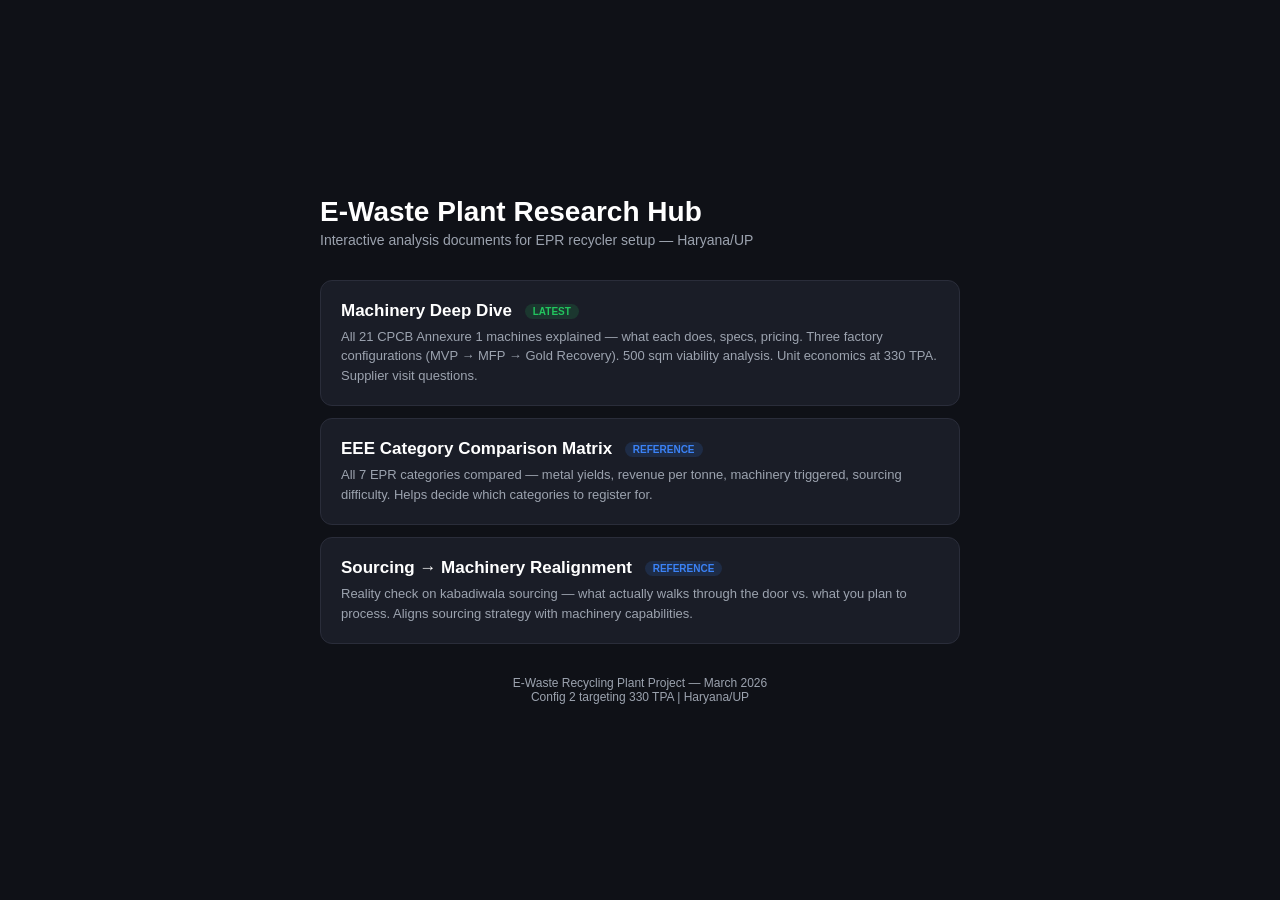
<file: index.html>
<!DOCTYPE html>
<html lang="en">
<head>
<meta charset="UTF-8">
<meta name="viewport" content="width=device-width, initial-scale=1.0">
<title>E-Waste Plant — Research Hub</title>
<style>
:root{--bg:#0f1117;--card:#1a1d27;--border:#2a2d3a;--text:#e4e4e7;--text2:#9ca3af;--accent:#3b82f6;--green:#22c55e}
*{margin:0;padding:0;box-sizing:border-box}
body{font-family:-apple-system,BlinkMacSystemFont,'Segoe UI',Roboto,sans-serif;background:var(--bg);color:var(--text);min-height:100vh;display:flex;align-items:center;justify-content:center;padding:20px}
.container{max-width:640px;width:100%}
h1{font-size:28px;color:#fff;margin-bottom:4px}
.sub{color:var(--text2);font-size:14px;margin-bottom:32px}
.card{background:var(--card);border:1px solid var(--border);border-radius:12px;padding:20px;margin:12px 0;text-decoration:none;display:block;transition:all 0.2s}
.card:hover{border-color:var(--accent);transform:translateY(-2px);box-shadow:0 4px 12px rgba(59,130,246,0.15)}
.card h2{font-size:17px;color:#fff;margin-bottom:6px}
.card p{font-size:13px;color:var(--text2);line-height:1.5}
.badge{display:inline-block;font-size:10px;padding:2px 8px;border-radius:12px;font-weight:600;margin-left:8px;vertical-align:middle}
.badge-new{background:rgba(34,197,94,0.15);color:var(--green)}
.badge-ref{background:rgba(59,130,246,0.15);color:var(--accent)}
.footer{text-align:center;color:var(--text2);font-size:12px;margin-top:32px}
</style>
</head>
<body>
<div class="container">
<h1>E-Waste Plant Research Hub</h1>
<p class="sub">Interactive analysis documents for EPR recycler setup — Haryana/UP</p>

<a class="card" href="EWaste_Machinery_Deep_Dive.html">
<h2>Machinery Deep Dive <span class="badge badge-new">LATEST</span></h2>
<p>All 21 CPCB Annexure 1 machines explained — what each does, specs, pricing. Three factory configurations (MVP → MFP → Gold Recovery). 500 sqm viability analysis. Unit economics at 330 TPA. Supplier visit questions.</p>
</a>

<a class="card" href="EEE_Category_Matrix.html">
<h2>EEE Category Comparison Matrix <span class="badge badge-ref">REFERENCE</span></h2>
<p>All 7 EPR categories compared — metal yields, revenue per tonne, machinery triggered, sourcing difficulty. Helps decide which categories to register for.</p>
</a>

<a class="card" href="Sourcing_Machinery_Realignment.html">
<h2>Sourcing → Machinery Realignment <span class="badge badge-ref">REFERENCE</span></h2>
<p>Reality check on kabadiwala sourcing — what actually walks through the door vs. what you plan to process. Aligns sourcing strategy with machinery capabilities.</p>
</a>

<div class="footer">
E-Waste Recycling Plant Project — March 2026<br>
Config 2 targeting 330 TPA | Haryana/UP
</div>
</div>
</body>
</html>
</file>
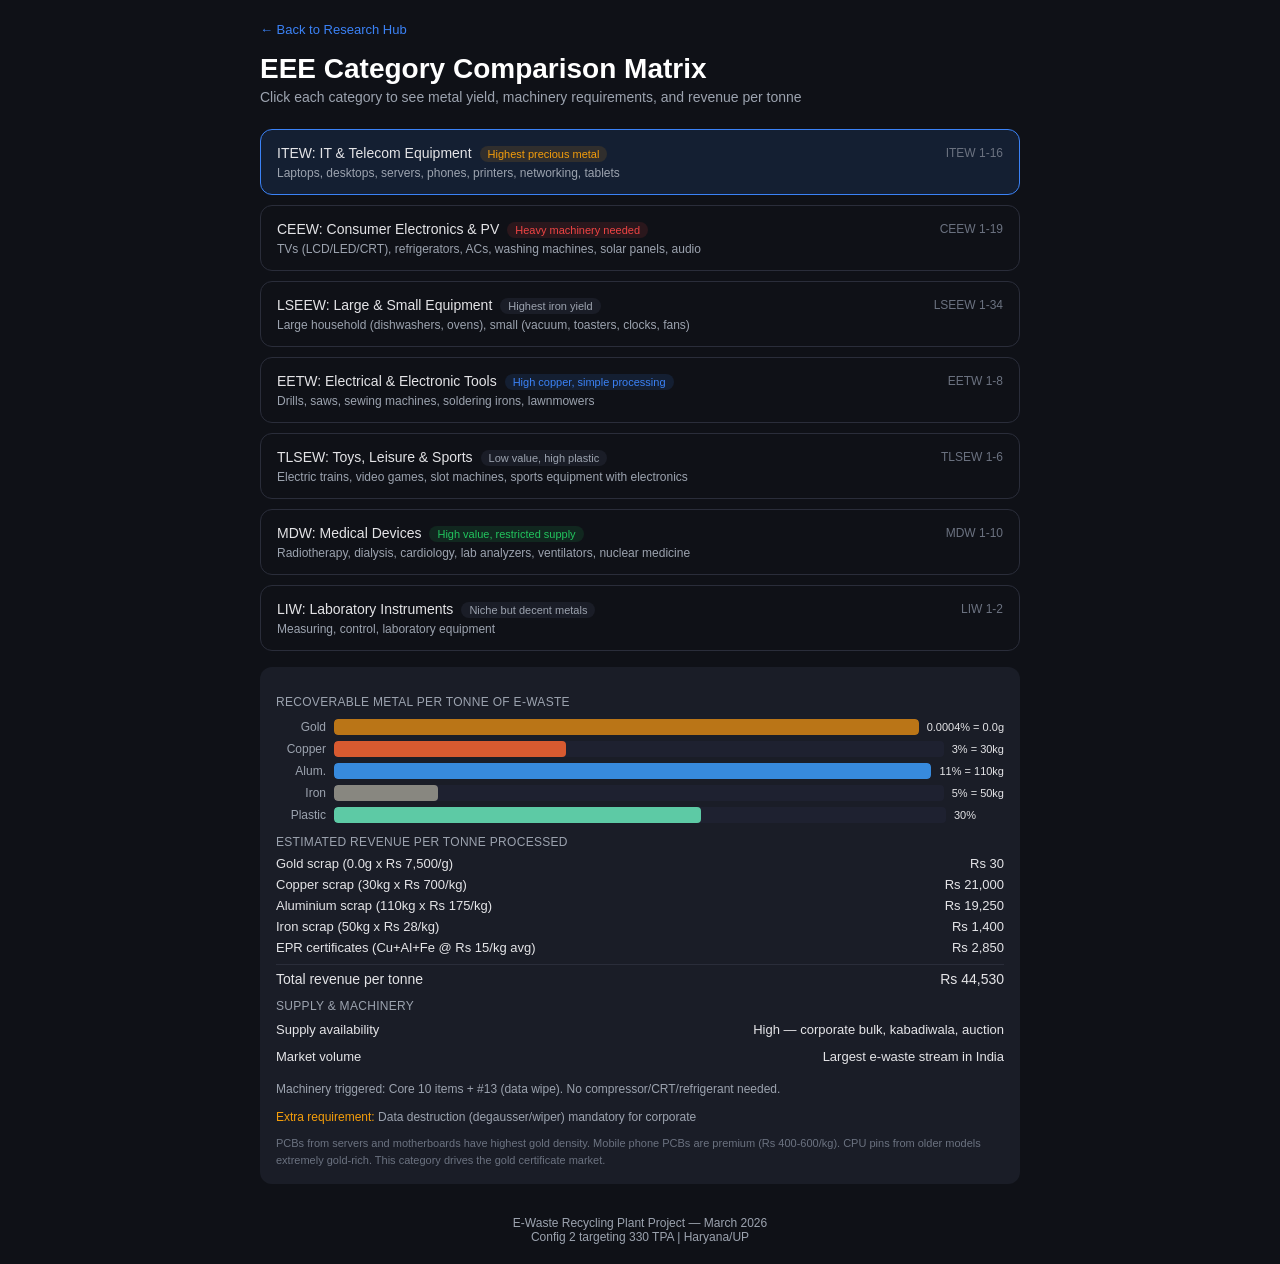
<file: EEE_Category_Matrix.html>
<!DOCTYPE html>
<html lang="en">
<head>
<meta charset="UTF-8">
<meta name="viewport" content="width=device-width, initial-scale=1.0">
<title>EEE Category Comparison Matrix — E-Waste Plant</title>
<style>
:root{--bg:#0f1117;--card:#1a1d27;--card2:#222533;--border:#2a2d3a;--text:#e4e4e7;--text2:#9ca3af;--accent:#3b82f6;--green:#22c55e;--amber:#f59e0b;--red:#ef4444}
*{margin:0;padding:0;box-sizing:border-box}
body{font-family:-apple-system,BlinkMacSystemFont,'Segoe UI',Roboto,sans-serif;background:var(--bg);color:var(--text);padding:20px;max-width:800px;margin:0 auto}
h1{font-size:28px;color:#fff;margin-bottom:4px}
.subtitle{color:var(--text2);font-size:14px;margin-bottom:24px}
.back-link{display:inline-block;color:var(--accent);text-decoration:none;font-size:13px;margin-bottom:16px}
.back-link:hover{text-decoration:underline}

.cat{border:0.5px solid var(--border);border-radius:12px;padding:14px 16px;margin:0 0 10px;cursor:pointer;transition:background .15s}
.cat:hover{background:var(--card)}
.cat.active{border-color:var(--accent);background:rgba(59,130,246,0.12)}
.cat-top{display:flex;justify-content:space-between;align-items:center}
.cat-name{font-size:14px;font-weight:500}
.cat-tag{font-size:11px;padding:2px 8px;border-radius:8px}
.cat-desc{font-size:12px;color:var(--text2);margin:4px 0 0}
.detail{display:none;margin:16px 0 0;padding:16px;background:var(--card);border-radius:12px}
.detail.show{display:block}
.bars{margin:10px 0}
.bar-row{display:flex;align-items:center;gap:8px;margin:0 0 6px}
.bar-label{font-size:12px;color:var(--text2);min-width:50px;text-align:right}
.bar-track{flex:1;height:16px;background:#1e2130;border-radius:4px;position:relative;overflow:hidden}
.bar-fill{height:100%;border-radius:4px;transition:width .3s}
.bar-val{font-size:11px;font-weight:500;min-width:50px}
.mach-list{font-size:12px;color:var(--text2);line-height:1.7;margin:8px 0 0}
.mach-extra{color:var(--amber);font-weight:500}
.sect{font-size:12px;font-weight:500;color:var(--text2);margin:12px 0 4px;text-transform:uppercase;letter-spacing:0.3px}
.rev-row{display:flex;justify-content:space-between;font-size:13px;padding:3px 0}
.rev-row .v{font-weight:500}
.total-row{border-top:0.5px solid var(--border);padding-top:6px;margin-top:6px;font-weight:500;display:flex;justify-content:space-between;font-size:14px}
.note{font-size:11px;color:#6b7280;margin-top:8px;line-height:1.5}
.footer{text-align:center;color:var(--text2);font-size:12px;margin-top:32px}
</style>
</head>
<body>
<a class="back-link" href="index.html">&larr; Back to Research Hub</a>
<h1>EEE Category Comparison Matrix</h1>
<p class="subtitle">Click each category to see metal yield, machinery requirements, and revenue per tonne</p>
<div id="cats"></div>
<div id="detail" class="detail"></div>
<div class="footer">
E-Waste Recycling Plant Project — March 2026<br>
Config 2 targeting 330 TPA | Haryana/UP
</div>
<script>
const cats=[
{id:'itew',name:'ITEW: IT & Telecom Equipment',codes:'ITEW 1-16',items:'Laptops, desktops, servers, phones, printers, networking, tablets',
 au:0.0004,cu:3,al:11,fe:5,plastic:30,
 supply:'High — corporate bulk, kabadiwala, auction',volume:'Largest e-waste stream in India',
 extraMach:'Data destruction (degausser/wiper) mandatory for corporate',
 machTrigger:'Core 10 items + #13 (data wipe). No compressor/CRT/refrigerant needed.',
 tag:'Highest precious metal',tagColor:'rgba(245,158,11,0.12)',tagText:'#f59e0b',
 notes:'PCBs from servers and motherboards have highest gold density. Mobile phone PCBs are premium (Rs 400-600/kg). CPU pins from older models extremely gold-rich. This category drives the gold certificate market.'},
{id:'ceew',name:'CEEW: Consumer Electronics & PV',codes:'CEEW 1-19',items:'TVs (LCD/LED/CRT), refrigerators, ACs, washing machines, solar panels, audio',
 au:0.00015,cu:5,al:8,fe:20,plastic:25,
 supply:'Medium — household collection, scrap dealers, municipal',volume:'Second largest, growing with solar PV',
 extraMach:'CRT cutting (#10), compressor cutting (#7), refrigerant recovery (#8), oil recovery (#9)',
 machTrigger:'Core 10 + #7,#8,#9,#10. Triggers most expensive Annexure 1 items.',
 tag:'Heavy machinery needed',tagColor:'rgba(239,68,68,0.12)',tagText:'#ef4444',
 notes:'Highest iron content (steel chassis from fridges/TVs/ACs). Good for Fe certificates. But triggers compressor + CRT + refrigerant machinery (Rs 15-50L extra). Solar PV is a growing sub-category with silver recovery potential. CPCB min certificate price: Rs 22/kg.'},
{id:'lseew',name:'LSEEW: Large & Small Equipment',codes:'LSEEW 1-34',items:'Large household (dishwashers, ovens), small (vacuum, toasters, clocks, fans)',
 au:0.0001,cu:4,al:6,fe:25,plastic:35,
 supply:'Medium — mixed with CEEW in practice',volume:'Broad category, variable composition',
 extraMach:'Similar to CEEW for large items; small items are simpler',
 machTrigger:'Core 10 + possibly #7,#8 for large appliances with compressors.',
 tag:'Highest iron yield',tagColor:'rgba(26,29,39,1)',tagText:'#9ca3af',
 notes:'Highest ferrous content overall. Small EEE (fans, irons, toasters) are easier to process — no compressors, no CRT, no refrigerant. Consider registering for small LSEEW only to avoid triggering heavy machinery while still capturing Fe/Cu certificates.'},
{id:'eetw',name:'EETW: Electrical & Electronic Tools',codes:'EETW 1-8',items:'Drills, saws, sewing machines, soldering irons, lawnmowers',
 au:0.00005,cu:8,al:4,fe:30,plastic:20,
 supply:'Low — niche, industrial sources',volume:'Small volume nationally',
 extraMach:'None beyond core — simple electromechanical devices',
 machTrigger:'Core 10 items only. No special machinery triggered.',
 tag:'High copper, simple processing',tagColor:'rgba(59,130,246,0.12)',tagText:'#3b82f6',
 notes:'Electric motors = high copper content (windings). Simple steel housings. No hazardous components like CRT or refrigerant. Easy to process but low volume in market — hard to source enough raw material. Good as an add-on category, not standalone.'},
{id:'tlsew',name:'TLSEW: Toys, Leisure & Sports',codes:'TLSEW 1-6',items:'Electric trains, video games, slot machines, sports equipment with electronics',
 au:0.00008,cu:2,al:3,fe:8,plastic:50,
 supply:'Very low',volume:'Negligible in India currently',
 extraMach:'None — simple electronics in plastic housings',
 machTrigger:'Core 10 items only.',
 tag:'Low value, high plastic',tagColor:'rgba(26,29,39,1)',tagText:'#9ca3af',
 notes:'Mostly plastic with small PCBs. Very low metal recovery per tonne. Not viable as primary category. Add only if collecting mixed e-waste that includes these.'},
{id:'mdw',name:'MDW: Medical Devices',codes:'MDW 1-10',items:'Radiotherapy, dialysis, cardiology, lab analyzers, ventilators, nuclear medicine',
 au:0.0003,cu:6,al:5,fe:15,plastic:20,
 supply:'Niche — hospital auctions, refurbishers',volume:'Growing with healthcare expansion',
 extraMach:'May need specialized decontamination protocols',
 machTrigger:'Core 10 + decontamination/sterilization area.',
 tag:'High value, restricted supply',tagColor:'rgba(34,197,94,0.12)',tagText:'#22c55e',
 notes:'Medical equipment often has high-quality PCBs with precious metals. Regulated supply — hospitals must channel through authorized entities. Premium pricing from hospitals/corporate. Specialized handling requirements (biohazard decontamination) add cost but also barrier to competition.'},
{id:'liw',name:'LIW: Laboratory Instruments',codes:'LIW 1-2',items:'Measuring, control, laboratory equipment',
 au:0.0002,cu:5,al:4,fe:10,plastic:25,
 supply:'Very niche — research institutions, universities',volume:'Small',
 extraMach:'None beyond core',
 machTrigger:'Core 10 items only.',
 tag:'Niche but decent metals',tagColor:'rgba(26,29,39,1)',tagText:'#9ca3af',
 notes:'Precision instruments often contain quality copper and gold-plated connectors. Small volume but good metal density. Add-on category for institutions.'}
];

function renderCats(){
  const el=document.getElementById('cats');
  el.innerHTML=cats.map(c=>`<div class="cat" id="c-${c.id}" onclick="toggle('${c.id}')"><div class="cat-top"><div><span class="cat-name">${c.name}</span><span class="cat-tag" style="background:${c.tagColor};color:${c.tagText};margin-left:8px">${c.tag}</span></div><span style="font-size:12px;color:#6b7280">${c.codes}</span></div><div class="cat-desc">${c.items}</div></div>`).join('');
}

function toggle(id){
  const c=cats.find(x=>x.id===id);
  document.querySelectorAll('.cat').forEach(e=>e.classList.remove('active'));
  document.getElementById('c-'+id).classList.add('active');
  const d=document.getElementById('detail');
  d.classList.add('show');
  const maxCu=8,maxAl=11,maxFe=30,maxAu=0.0004;
  const tonne=1000;
  const auKg=(c.au/100)*tonne;const cuKg=(c.cu/100)*tonne;const alKg=(c.al/100)*tonne;const feKg=(c.fe/100)*tonne;
  const auRev=auKg*1000*7.5;const cuRev=cuKg*700;const alRev=alKg*175;const feRev=feKg*28;
  const certRev=(cuKg+alKg+feKg)*15;
  const totalRev=auRev+cuRev+alRev+feRev+certRev;
  d.innerHTML=`
    <div class="sect">Recoverable metal per tonne of e-waste</div>
    <div class="bars">
      <div class="bar-row"><span class="bar-label">Gold</span><div class="bar-track"><div class="bar-fill" style="width:${Math.round(c.au/maxAu*100)}%;background:#BA7517"></div></div><span class="bar-val">${c.au}% = ${auKg.toFixed(1)}g</span></div>
      <div class="bar-row"><span class="bar-label">Copper</span><div class="bar-track"><div class="bar-fill" style="width:${Math.round(c.cu/maxCu*100)}%;background:#D85A30"></div></div><span class="bar-val">${c.cu}% = ${cuKg.toFixed(0)}kg</span></div>
      <div class="bar-row"><span class="bar-label">Alum.</span><div class="bar-track"><div class="bar-fill" style="width:${Math.round(c.al/maxAl*100)}%;background:#378ADD"></div></div><span class="bar-val">${c.al}% = ${alKg.toFixed(0)}kg</span></div>
      <div class="bar-row"><span class="bar-label">Iron</span><div class="bar-track"><div class="bar-fill" style="width:${Math.round(c.fe/maxFe*100)}%;background:#888780"></div></div><span class="bar-val">${c.fe}% = ${feKg.toFixed(0)}kg</span></div>
      <div class="bar-row"><span class="bar-label">Plastic</span><div class="bar-track"><div class="bar-fill" style="width:${Math.round(c.plastic/50*100)}%;background:#5DCAA5"></div></div><span class="bar-val">${c.plastic}%</span></div>
    </div>
    <div class="sect">Estimated revenue per tonne processed</div>
    <div class="rev-row"><span>Gold scrap (${auKg.toFixed(1)}g x Rs 7,500/g)</span><span class="v">Rs ${Math.round(auRev).toLocaleString()}</span></div>
    <div class="rev-row"><span>Copper scrap (${cuKg.toFixed(0)}kg x Rs 700/kg)</span><span class="v">Rs ${Math.round(cuRev).toLocaleString()}</span></div>
    <div class="rev-row"><span>Aluminium scrap (${alKg.toFixed(0)}kg x Rs 175/kg)</span><span class="v">Rs ${Math.round(alRev).toLocaleString()}</span></div>
    <div class="rev-row"><span>Iron scrap (${feKg.toFixed(0)}kg x Rs 28/kg)</span><span class="v">Rs ${Math.round(feRev).toLocaleString()}</span></div>
    <div class="rev-row"><span>EPR certificates (Cu+Al+Fe @ Rs 15/kg avg)</span><span class="v">Rs ${Math.round(certRev).toLocaleString()}</span></div>
    <div class="total-row"><span>Total revenue per tonne</span><span>Rs ${Math.round(totalRev).toLocaleString()}</span></div>
    <div class="sect">Supply & machinery</div>
    <div style="font-size:13px;line-height:1.6">
      <div class="rev-row"><span>Supply availability</span><span class="v">${c.supply}</span></div>
      <div class="rev-row"><span>Market volume</span><span class="v">${c.volume}</span></div>
    </div>
    <div class="mach-list"><span style="font-weight:500">Machinery triggered:</span> ${c.machTrigger}</div>
    <div class="mach-list"><span class="mach-extra">Extra requirement:</span> ${c.extraMach}</div>
    <div class="note">${c.notes}</div>
  `;
}
renderCats();
toggle('itew');
</script>
</body>
</html>
</file>
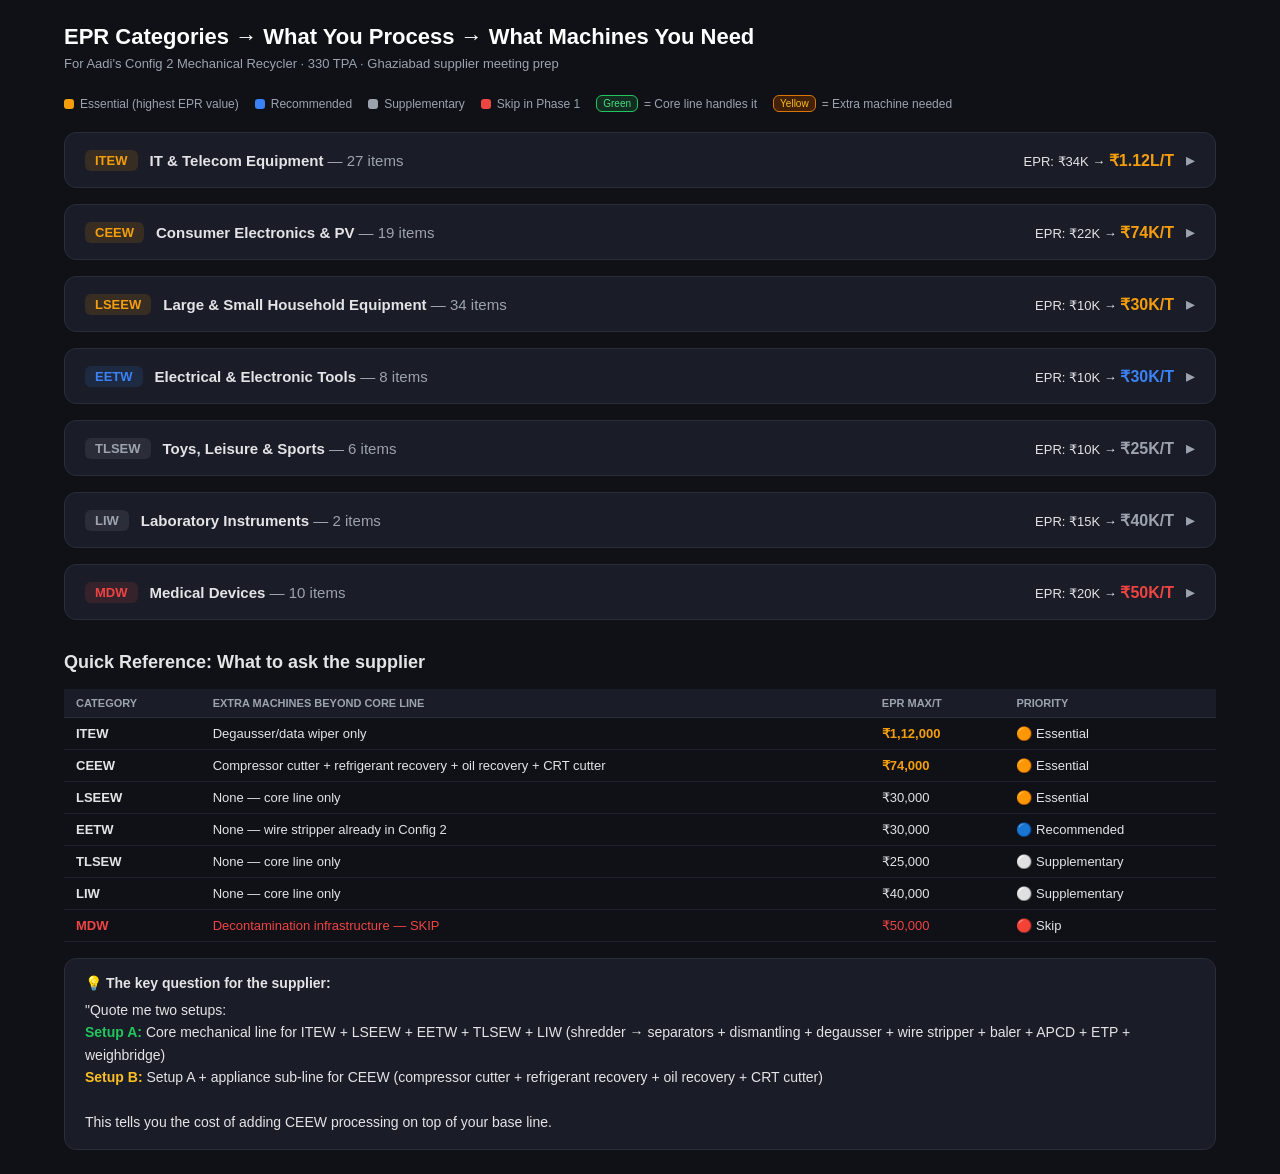
<file: EPR_Category_Visual_Guide.html>
<!DOCTYPE html>
<html lang="en">
<head>
<meta charset="UTF-8">
<meta name="viewport" content="width=device-width, initial-scale=1.0">
<title>E-Waste EPR Categories → Machinery — Simple Guide</title>
<style>
  :root{--bg:#0f1117;--card:#1a1d27;--card2:#222533;--border:#2a2d3a;--text:#e4e4e7;--text2:#9ca3af;--accent:#3b82f6;--green:#22c55e;--amber:#f59e0b;--red:#ef4444}
  * { margin: 0; padding: 0; box-sizing: border-box; }
  body { font-family: -apple-system, BlinkMacSystemFont, 'Segoe UI', Roboto, sans-serif; background: var(--bg); color: var(--text); padding: 24px; max-width: 1200px; margin: 0 auto; }
  h1 { font-size: 22px; margin-bottom: 6px; color: #fff; }
  .subtitle { font-size: 13px; color: var(--text2); margin-bottom: 24px; }

  /* Legend */
  .legend { display: flex; gap: 16px; flex-wrap: wrap; margin-bottom: 20px; font-size: 12px; color: var(--text2); }
  .legend-item { display: flex; align-items: center; gap: 6px; }
  .legend-dot { width: 10px; height: 10px; border-radius: 3px; }

  /* Category Cards */
  .card { background: var(--card); border: 1px solid var(--border); border-radius: 12px; margin-bottom: 16px; overflow: hidden; transition: border-color 0.2s; }
  .card:hover { border-color: var(--accent); }
  .card-header { padding: 16px 20px; cursor: pointer; display: flex; justify-content: space-between; align-items: center; }
  .card-header:hover { background: var(--card2); }
  .cat-code { font-size: 13px; font-weight: 700; padding: 3px 10px; border-radius: 6px; margin-right: 12px; }
  .cat-title { font-size: 15px; font-weight: 600; flex: 1; }
  .cat-epr { text-align: right; font-size: 13px; }
  .cat-epr .max { font-size: 16px; font-weight: 700; }
  .arrow { font-size: 18px; color: var(--text2); margin-left: 12px; transition: transform 0.2s; }
  .card.open .arrow { transform: rotate(90deg); }

  /* Priority colors */
  .priority-1 .cat-code { background: rgba(245,158,11,0.13); color: var(--amber); }
  .priority-1 .cat-epr .max { color: var(--amber); }
  .priority-2 .cat-code { background: rgba(59,130,246,0.13); color: var(--accent); }
  .priority-2 .cat-epr .max { color: var(--accent); }
  .priority-3 .cat-code { background: rgba(156,163,175,0.13); color: var(--text2); }
  .priority-3 .cat-epr .max { color: var(--text2); }
  .priority-skip .cat-code { background: rgba(239,68,68,0.13); color: var(--red); }
  .priority-skip .cat-epr .max { color: var(--red); }

  /* Card body */
  .card-body { display: none; padding: 0 20px 20px; }
  .card.open .card-body { display: block; }

  /* Two-column layout */
  .columns { display: grid; grid-template-columns: 1fr 1fr; gap: 20px; }
  @media (max-width: 700px) { .columns { grid-template-columns: 1fr; } }

  .section-label { font-size: 11px; font-weight: 600; text-transform: uppercase; letter-spacing: 0.5px; color: var(--text2); margin-bottom: 8px; }

  /* Items list */
  .items { font-size: 13px; color: var(--text); line-height: 1.6; margin-bottom: 16px; }

  /* Material bars */
  .mat-row { display: flex; align-items: center; gap: 8px; margin-bottom: 5px; }
  .mat-label { font-size: 12px; color: var(--text2); width: 70px; text-align: right; }
  .mat-bar { flex: 1; height: 18px; background: #1e2130; border-radius: 4px; overflow: hidden; position: relative; }
  .mat-fill { height: 100%; border-radius: 4px; display: flex; align-items: center; padding-left: 6px; font-size: 10px; font-weight: 600; color: #fff; min-width: 24px; }
  .mat-fill.copper { background: #c2410c; }
  .mat-fill.aluminum { background: #9ca3af; }
  .mat-fill.iron { background: #6b7280; }
  .mat-fill.plastic { background: var(--green); }
  .mat-fill.gold { background: var(--amber); }

  /* Machinery */
  .mach-grid { display: flex; flex-wrap: wrap; gap: 6px; margin-bottom: 12px; }
  .mach-chip { font-size: 11px; padding: 4px 10px; border-radius: 6px; background: #1e2130; color: var(--text); border: 1px solid var(--border); }
  .mach-chip.core { background: rgba(34,197,94,0.15); border-color: var(--green); color: #4ade80; }
  .mach-chip.extra { background: #422006; border-color: #d97706; color: #fbbf24; }

  .mach-note { font-size: 12px; color: #d97706; margin-top: 8px; font-style: italic; }

  /* Flow diagram */
  .flow { display: flex; align-items: center; gap: 4px; flex-wrap: wrap; margin: 12px 0; }
  .flow-step { font-size: 11px; padding: 5px 10px; background: #1e2130; border-radius: 6px; border: 1px solid var(--border); color: var(--text); white-space: nowrap; }
  .flow-step.highlight { background: rgba(34,197,94,0.15); border-color: var(--green); color: #4ade80; }
  .flow-arrow { color: var(--text2); font-size: 14px; }

  /* Revenue box */
  .rev-box { background: var(--card2); border-radius: 8px; padding: 12px 16px; margin-top: 12px; }
  .rev-row { display: flex; justify-content: space-between; font-size: 13px; padding: 3px 0; }
  .rev-row .val { font-weight: 600; }

  /* Summary table */
  .summary { width: 100%; border-collapse: collapse; margin: 16px 0; font-size: 13px; }
  .summary th { text-align: left; padding: 8px 12px; background: var(--card); color: var(--text2); font-weight: 600; font-size: 11px; text-transform: uppercase; border-bottom: 1px solid var(--border); }
  .summary td { padding: 8px 12px; border-bottom: 1px solid #1e2130; }
  .summary tr:hover td { background: var(--card2); }
</style>
</head>
<body>

<h1>EPR Categories → What You Process → What Machines You Need</h1>
<p class="subtitle">For Aadi's Config 2 Mechanical Recycler · 330 TPA · Ghaziabad supplier meeting prep</p>

<div class="legend">
  <div class="legend-item"><div class="legend-dot" style="background:var(--amber)"></div> Essential (highest EPR value)</div>
  <div class="legend-item"><div class="legend-dot" style="background:var(--accent)"></div> Recommended</div>
  <div class="legend-item"><div class="legend-dot" style="background:var(--text2)"></div> Supplementary</div>
  <div class="legend-item"><div class="legend-dot" style="background:var(--red)"></div> Skip in Phase 1</div>
  <div class="legend-item"><div class="mach-chip core" style="font-size:10px;padding:2px 6px">Green</div> = Core line handles it</div>
  <div class="legend-item"><div class="mach-chip extra" style="font-size:10px;padding:2px 6px">Yellow</div> = Extra machine needed</div>
</div>

<!-- ITEW -->
<div class="card priority-1" onclick="this.classList.toggle('open')">
  <div class="card-header">
    <span class="cat-code">ITEW</span>
    <span class="cat-title">IT & Telecom Equipment <span style="font-weight:400;color:var(--text2)">— 27 items</span></span>
    <span class="cat-epr">EPR: ₹34K → <span class="max">₹1.12L/T</span></span>
    <span class="arrow">▸</span>
  </div>
  <div class="card-body">
    <div class="items">💻 Laptops, desktops, servers, phones, tablets, printers, scanners, routers, modems, UPS, inverters, fax machines, GPS</div>
    <div class="columns">
      <div>
        <div class="section-label">Material Composition (per tonne)</div>
        <div class="mat-row"><span class="mat-label">Copper</span><div class="mat-bar"><div class="mat-fill copper" style="width:40%">10-20%</div></div></div>
        <div class="mat-row"><span class="mat-label">Iron</span><div class="mat-bar"><div class="mat-fill iron" style="width:35%">15-20%</div></div></div>
        <div class="mat-row"><span class="mat-label">Plastic</span><div class="mat-bar"><div class="mat-fill plastic" style="width:55%">20-30%</div></div></div>
        <div class="mat-row"><span class="mat-label">Gold</span><div class="mat-bar"><div class="mat-fill gold" style="width:8%">250-300g</div></div></div>
        <div class="rev-box">
          <div class="section-label">Why it matters</div>
          <div style="font-size:13px;color:var(--text);line-height:1.6">Highest EPR certificate value of any category. PCB-dense — laptops and phones have the richest PCBs. Corporate IT disposals = bulk supply. <strong style="color:var(--amber)">This is your money category.</strong></div>
        </div>
      </div>
      <div>
        <div class="section-label">Processing Flow</div>
        <div class="flow">
          <span class="flow-step highlight">Dismantling table</span>
          <span class="flow-arrow">→</span>
          <span class="flow-step">Separate: batteries, screens, PCBs</span>
          <span class="flow-arrow">→</span>
          <span class="flow-step highlight">Shredder</span>
          <span class="flow-arrow">→</span>
          <span class="flow-step highlight">Magnetic sep</span>
          <span class="flow-arrow">→</span>
          <span class="flow-step highlight">Eddy current sep</span>
          <span class="flow-arrow">→</span>
          <span class="flow-step">Sorted: Fe / Cu / Al / PCBs</span>
        </div>
        <div class="section-label" style="margin-top:16px">Machines Needed</div>
        <div class="mach-grid">
          <span class="mach-chip core">Dismantling table</span>
          <span class="mach-chip core">Shredder</span>
          <span class="mach-chip core">Magnetic separator</span>
          <span class="mach-chip core">Eddy current separator</span>
          <span class="mach-chip core">Density separator</span>
          <span class="mach-chip core">Conveyor</span>
          <span class="mach-chip core">Bailing press</span>
          <span class="mach-chip extra">Degausser / Data wiper</span>
        </div>
        <div class="mach-note">⚠ Data destruction is mandatory for corporate e-waste. PCBs sold to refiners at ~₹350/kg until you add gold recovery (Stage 2).</div>
      </div>
    </div>
  </div>
</div>

<!-- CEEW -->
<div class="card priority-1" onclick="this.classList.toggle('open')">
  <div class="card-header">
    <span class="cat-code">CEEW</span>
    <span class="cat-title">Consumer Electronics & PV <span style="font-weight:400;color:var(--text2)">— 19 items</span></span>
    <span class="cat-epr">EPR: ₹22K → <span class="max">₹74K/T</span></span>
    <span class="arrow">▸</span>
  </div>
  <div class="card-body">
    <div class="items">📺 TVs (CRT/LCD/LED), refrigerators, ACs, washing machines, solar panels, radios, set-top boxes, monitors</div>
    <div class="columns">
      <div>
        <div class="section-label">Material Composition (per tonne)</div>
        <div class="mat-row"><span class="mat-label">Iron</span><div class="mat-bar"><div class="mat-fill iron" style="width:80%">~50%</div></div></div>
        <div class="mat-row"><span class="mat-label">Plastic</span><div class="mat-bar"><div class="mat-fill plastic" style="width:42%">~21%</div></div></div>
        <div class="mat-row"><span class="mat-label">Cu/Al</span><div class="mat-bar"><div class="mat-fill copper" style="width:26%">~13%</div></div></div>
        <div class="mat-row"><span class="mat-label">Glass</span><div class="mat-bar"><div class="mat-fill" style="width:30%;background:#60a5fa">5-25%</div></div></div>
        <div class="rev-box">
          <div class="section-label">Why it matters</div>
          <div style="font-size:13px;color:var(--text);line-height:1.6">Your <strong>volume play</strong> — fridges, ACs, washing machines flow in bulk from kabadiwala channel. Heaviest iron content = good Fe certificates. <strong style="color:var(--red)">But triggers the most extra machines.</strong></div>
        </div>
      </div>
      <div>
        <div class="section-label">Processing Flow (varies by appliance)</div>
        <div style="font-size:12px;color:var(--text2);margin-bottom:8px"><strong style="color:#fbbf24">Fridges/ACs:</strong></div>
        <div class="flow">
          <span class="flow-step extra" style="background:#422006;border-color:#d97706;color:#fbbf24">Compressor cutter</span>
          <span class="flow-arrow">→</span>
          <span class="flow-step extra" style="background:#422006;border-color:#d97706;color:#fbbf24">Refrigerant recovery</span>
          <span class="flow-arrow">→</span>
          <span class="flow-step extra" style="background:#422006;border-color:#d97706;color:#fbbf24">Oil recovery</span>
          <span class="flow-arrow">→</span>
          <span class="flow-step highlight">Shredder → Sep line</span>
        </div>
        <div style="font-size:12px;color:var(--text2);margin:8px 0 4px"><strong style="color:#fbbf24">CRT TVs:</strong></div>
        <div class="flow">
          <span class="flow-step extra" style="background:#422006;border-color:#d97706;color:#fbbf24">CRT cutting machine</span>
          <span class="flow-arrow">→</span>
          <span class="flow-step">Lead glass separated</span>
          <span class="flow-arrow">→</span>
          <span class="flow-step highlight">Shredder → Sep line</span>
        </div>
        <div class="section-label" style="margin-top:12px">Machines Needed</div>
        <div class="mach-grid">
          <span class="mach-chip core">Core mechanical line</span>
          <span class="mach-chip extra">Compressor cutter</span>
          <span class="mach-chip extra">Refrigerant gas recovery</span>
          <span class="mach-chip extra">Oil recovery</span>
          <span class="mach-chip extra">CRT cutting machine</span>
          <span class="mach-chip core">Wire stripper</span>
        </div>
        <div class="mach-note">⚠ CEEW triggers 4 extra machines (₹15-50L additional). Ask the supplier for the appliance sub-line quote separately.</div>
      </div>
    </div>
  </div>
</div>

<!-- LSEEW -->
<div class="card priority-1" onclick="this.classList.toggle('open')">
  <div class="card-header">
    <span class="cat-code">LSEEW</span>
    <span class="cat-title">Large & Small Household Equipment <span style="font-weight:400;color:var(--text2)">— 34 items</span></span>
    <span class="cat-epr">EPR: ₹10K → <span class="max">₹30K/T</span></span>
    <span class="arrow">▸</span>
  </div>
  <div class="card-body">
    <div class="items">🔌 Fans, microwaves, vacuum cleaners, toasters, coffee machines, irons, clocks, watches, electric shavers, scales, smoke detectors</div>
    <div class="columns">
      <div>
        <div class="section-label">Material Composition (per tonne)</div>
        <div class="mat-row"><span class="mat-label">Iron</span><div class="mat-bar"><div class="mat-fill iron" style="width:90%">50-70%</div></div></div>
        <div class="mat-row"><span class="mat-label">Plastic</span><div class="mat-bar"><div class="mat-fill plastic" style="width:50%">15-30%</div></div></div>
        <div class="mat-row"><span class="mat-label">Copper</span><div class="mat-bar"><div class="mat-fill copper" style="width:16%">3-8%</div></div></div>
        <div class="mat-row"><span class="mat-label">Aluminum</span><div class="mat-bar"><div class="mat-fill aluminum" style="width:10%">2-5%</div></div></div>
        <div class="rev-box">
          <div style="font-size:13px;color:var(--text);line-height:1.6"><strong>Bread and butter.</strong> Biggest item count (34), easy mechanical processing. Steel-heavy, small PCBs. Lower EPR value but steady volume.</div>
        </div>
      </div>
      <div>
        <div class="section-label">Processing Flow</div>
        <div class="flow">
          <span class="flow-step highlight">Dismantling</span>
          <span class="flow-arrow">→</span>
          <span class="flow-step">Remove capacitors, PCBs, cords</span>
          <span class="flow-arrow">→</span>
          <span class="flow-step highlight">Shredder</span>
          <span class="flow-arrow">→</span>
          <span class="flow-step highlight">Magnetic → Density → Eddy</span>
        </div>
        <div class="section-label" style="margin-top:16px">Machines Needed</div>
        <div class="mach-grid">
          <span class="mach-chip core">Core mechanical line only</span>
        </div>
        <div class="mach-note" style="color:var(--green)">✅ No extra machines needed — your core Config 2 line handles everything.</div>
      </div>
    </div>
  </div>
</div>

<!-- EETW -->
<div class="card priority-2" onclick="this.classList.toggle('open')">
  <div class="card-header">
    <span class="cat-code">EETW</span>
    <span class="cat-title">Electrical & Electronic Tools <span style="font-weight:400;color:var(--text2)">— 8 items</span></span>
    <span class="cat-epr">EPR: ₹10K → <span class="max">₹30K/T</span></span>
    <span class="arrow">▸</span>
  </div>
  <div class="card-body">
    <div class="items">🔧 Drills, saws, sewing machines, milling/grinding tools, riveting/nailing tools, welding/soldering, lawn mowers</div>
    <div class="columns">
      <div>
        <div class="section-label">Material Composition (per tonne)</div>
        <div class="mat-row"><span class="mat-label">Iron</span><div class="mat-bar"><div class="mat-fill iron" style="width:80%">40-60%</div></div></div>
        <div class="mat-row"><span class="mat-label">Copper</span><div class="mat-bar"><div class="mat-fill copper" style="width:30%">8-15%</div></div></div>
        <div class="mat-row"><span class="mat-label">Plastic</span><div class="mat-bar"><div class="mat-fill plastic" style="width:40%">15-25%</div></div></div>
        <div class="mat-row"><span class="mat-label">Aluminum</span><div class="mat-bar"><div class="mat-fill aluminum" style="width:18%">5-10%</div></div></div>
        <div class="rev-box">
          <div style="font-size:13px;color:var(--text);line-height:1.6"><strong style="color:var(--accent)">Hidden copper goldmine.</strong> Motor windings have 8-15% copper — double the rate of household items. Wire stripper pays for itself here.</div>
        </div>
      </div>
      <div>
        <div class="section-label">Processing Flow</div>
        <div class="flow">
          <span class="flow-step highlight">Dismantling</span>
          <span class="flow-arrow">→</span>
          <span class="flow-step">Extract motors</span>
          <span class="flow-arrow">→</span>
          <span class="flow-step highlight">Wire stripper</span>
          <span class="flow-arrow">→</span>
          <span class="flow-step highlight">Shred body → Sep line</span>
        </div>
        <div class="section-label" style="margin-top:16px">Machines Needed</div>
        <div class="mach-grid">
          <span class="mach-chip core">Core mechanical line</span>
          <span class="mach-chip core">Wire stripper/cutter</span>
        </div>
        <div class="mach-note" style="color:var(--green)">✅ Wire stripper is already in Config 2 — no extra cost.</div>
      </div>
    </div>
  </div>
</div>

<!-- TLSEW -->
<div class="card priority-3" onclick="this.classList.toggle('open')">
  <div class="card-header">
    <span class="cat-code">TLSEW</span>
    <span class="cat-title">Toys, Leisure & Sports <span style="font-weight:400;color:var(--text2)">— 6 items</span></span>
    <span class="cat-epr">EPR: ₹10K → <span class="max">₹25K/T</span></span>
    <span class="arrow">▸</span>
  </div>
  <div class="card-body">
    <div class="items">🎮 Electric trains, car racing sets, handheld game consoles, video games, fitness computers, coin slot machines</div>
    <div class="columns">
      <div>
        <div class="section-label">Material Composition (per tonne)</div>
        <div class="mat-row"><span class="mat-label">Plastic</span><div class="mat-bar"><div class="mat-fill plastic" style="width:90%">50-70%</div></div></div>
        <div class="mat-row"><span class="mat-label">Iron</span><div class="mat-bar"><div class="mat-fill iron" style="width:30%">10-20%</div></div></div>
        <div class="mat-row"><span class="mat-label">Copper</span><div class="mat-bar"><div class="mat-fill copper" style="width:8%">2-5%</div></div></div>
      </div>
      <div>
        <div class="section-label">Machines Needed</div>
        <div class="mach-grid">
          <span class="mach-chip core">Core mechanical line only</span>
        </div>
        <div class="mach-note" style="color:var(--green)">✅ No extra machines. Lowest EPR, low metal — register to widen your certificate net but don't chase this volume.</div>
        <div class="mach-note">⚠ Watch for lithium batteries — need separate handling stream.</div>
      </div>
    </div>
  </div>
</div>

<!-- LIW -->
<div class="card priority-3" onclick="this.classList.toggle('open')">
  <div class="card-header">
    <span class="cat-code">LIW</span>
    <span class="cat-title">Laboratory Instruments <span style="font-weight:400;color:var(--text2)">— 2 items</span></span>
    <span class="cat-epr">EPR: ₹15K → <span class="max">₹40K/T</span></span>
    <span class="arrow">▸</span>
  </div>
  <div class="card-body">
    <div class="items">🔬 Laboratory monitoring instruments, laboratory control instruments</div>
    <div class="columns">
      <div>
        <div style="font-size:13px;color:var(--text);line-height:1.6">Smallest category (2 items). Precision PCBs with possible specialty metals (platinum sensors). Similar processing to ITEW. Tiny volume but decent EPR rate — worth registering.</div>
      </div>
      <div>
        <div class="section-label">Machines Needed</div>
        <div class="mach-grid">
          <span class="mach-chip core">Core mechanical line only</span>
        </div>
        <div class="mach-note">⚠ May contain mercury or hazardous chemicals — careful dismantling needed.</div>
      </div>
    </div>
  </div>
</div>

<!-- MDW -->
<div class="card priority-skip" onclick="this.classList.toggle('open')">
  <div class="card-header">
    <span class="cat-code">MDW</span>
    <span class="cat-title">Medical Devices <span style="font-weight:400;color:var(--text2)">— 10 items</span></span>
    <span class="cat-epr">EPR: ₹20K → <span class="max">₹50K/T</span></span>
    <span class="arrow">▸</span>
  </div>
  <div class="card-body">
    <div class="items">🏥 Radiotherapy, cardiology, dialysis, ventilators, nuclear medicine, lab diagnostics, medical freezers</div>
    <div style="background:rgba(239,68,68,0.13);border:1px solid var(--red);border-radius:8px;padding:12px 16px;margin-top:12px;font-size:13px;color:#fca5a5;line-height:1.6">
      <strong>SKIP IN PHASE 1.</strong> Requires biohazard decontamination infrastructure. Radiation equipment needs special protocols. Not worth the compliance overhead at 330 TPA scale. Revisit when you're at Config 4 scale.
    </div>
  </div>
</div>

<!-- Summary -->
<div style="margin-top:32px">
  <h2 style="font-size:18px;margin-bottom:12px">Quick Reference: What to ask the supplier</h2>
  <table class="summary">
    <tr><th>Category</th><th>Extra Machines Beyond Core Line</th><th>EPR Max/T</th><th>Priority</th></tr>
    <tr><td><strong>ITEW</strong></td><td>Degausser/data wiper only</td><td style="color:var(--amber);font-weight:600">₹1,12,000</td><td>🟠 Essential</td></tr>
    <tr><td><strong>CEEW</strong></td><td>Compressor cutter + refrigerant recovery + oil recovery + CRT cutter</td><td style="color:var(--amber);font-weight:600">₹74,000</td><td>🟠 Essential</td></tr>
    <tr><td><strong>LSEEW</strong></td><td>None — core line only</td><td>₹30,000</td><td>🟠 Essential</td></tr>
    <tr><td><strong>EETW</strong></td><td>None — wire stripper already in Config 2</td><td>₹30,000</td><td>🔵 Recommended</td></tr>
    <tr><td><strong>TLSEW</strong></td><td>None — core line only</td><td>₹25,000</td><td>⚪ Supplementary</td></tr>
    <tr><td><strong>LIW</strong></td><td>None — core line only</td><td>₹40,000</td><td>⚪ Supplementary</td></tr>
    <tr><td style="color:var(--red)"><strong>MDW</strong></td><td style="color:var(--red)">Decontamination infrastructure — SKIP</td><td style="color:var(--red)">₹50,000</td><td>🔴 Skip</td></tr>
  </table>

  <div style="background:var(--card);border:1px solid var(--border);border-radius:12px;padding:16px 20px;margin-top:16px">
    <div style="font-size:14px;font-weight:600;margin-bottom:8px">💡 The key question for the supplier:</div>
    <div style="font-size:14px;color:var(--text);line-height:1.6">
      "Quote me two setups:<br>
      <strong style="color:var(--green)">Setup A:</strong> Core mechanical line for ITEW + LSEEW + EETW + TLSEW + LIW (shredder → separators + dismantling + degausser + wire stripper + baler + APCD + ETP + weighbridge)<br>
      <strong style="color:#fbbf24">Setup B:</strong> Setup A + appliance sub-line for CEEW (compressor cutter + refrigerant recovery + oil recovery + CRT cutter)<br><br>
      This tells you the cost of adding CEEW processing on top of your base line.
    </div>
  </div>
</div>

</body>
</html>
</file>
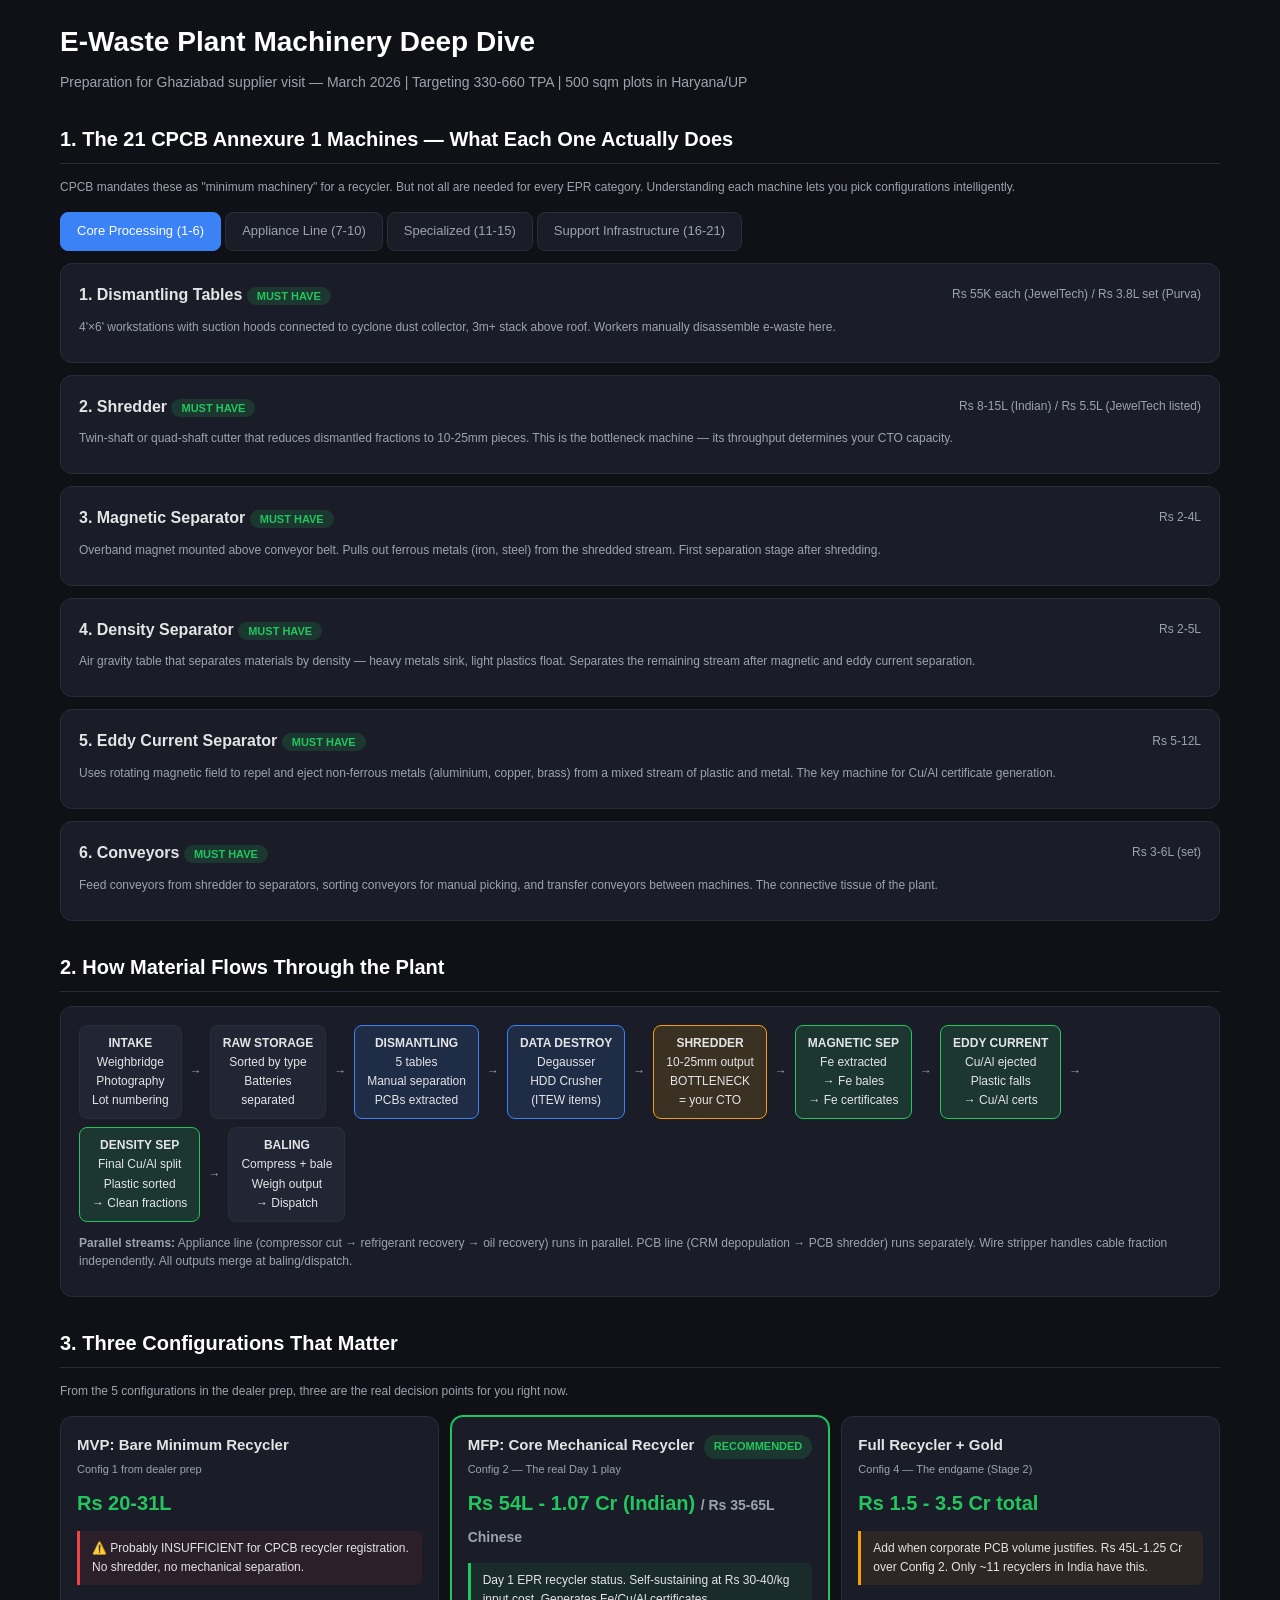
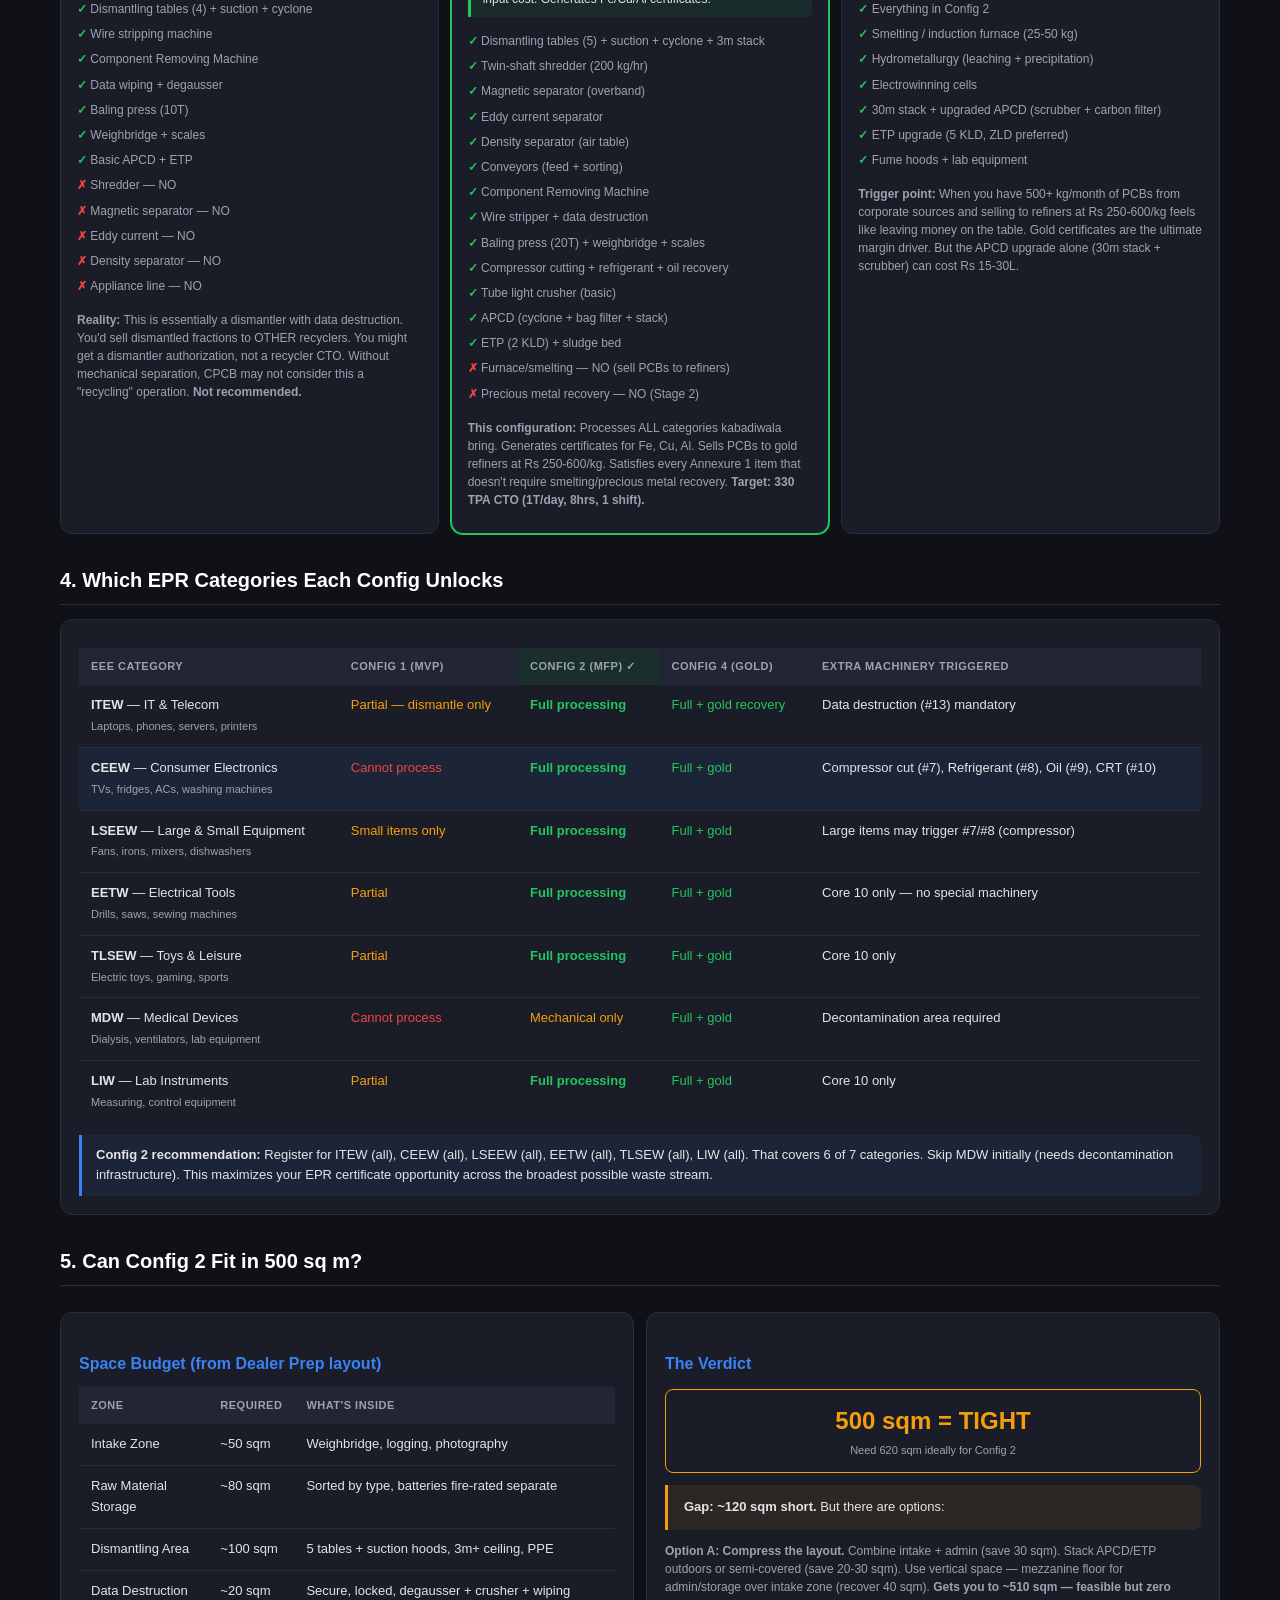
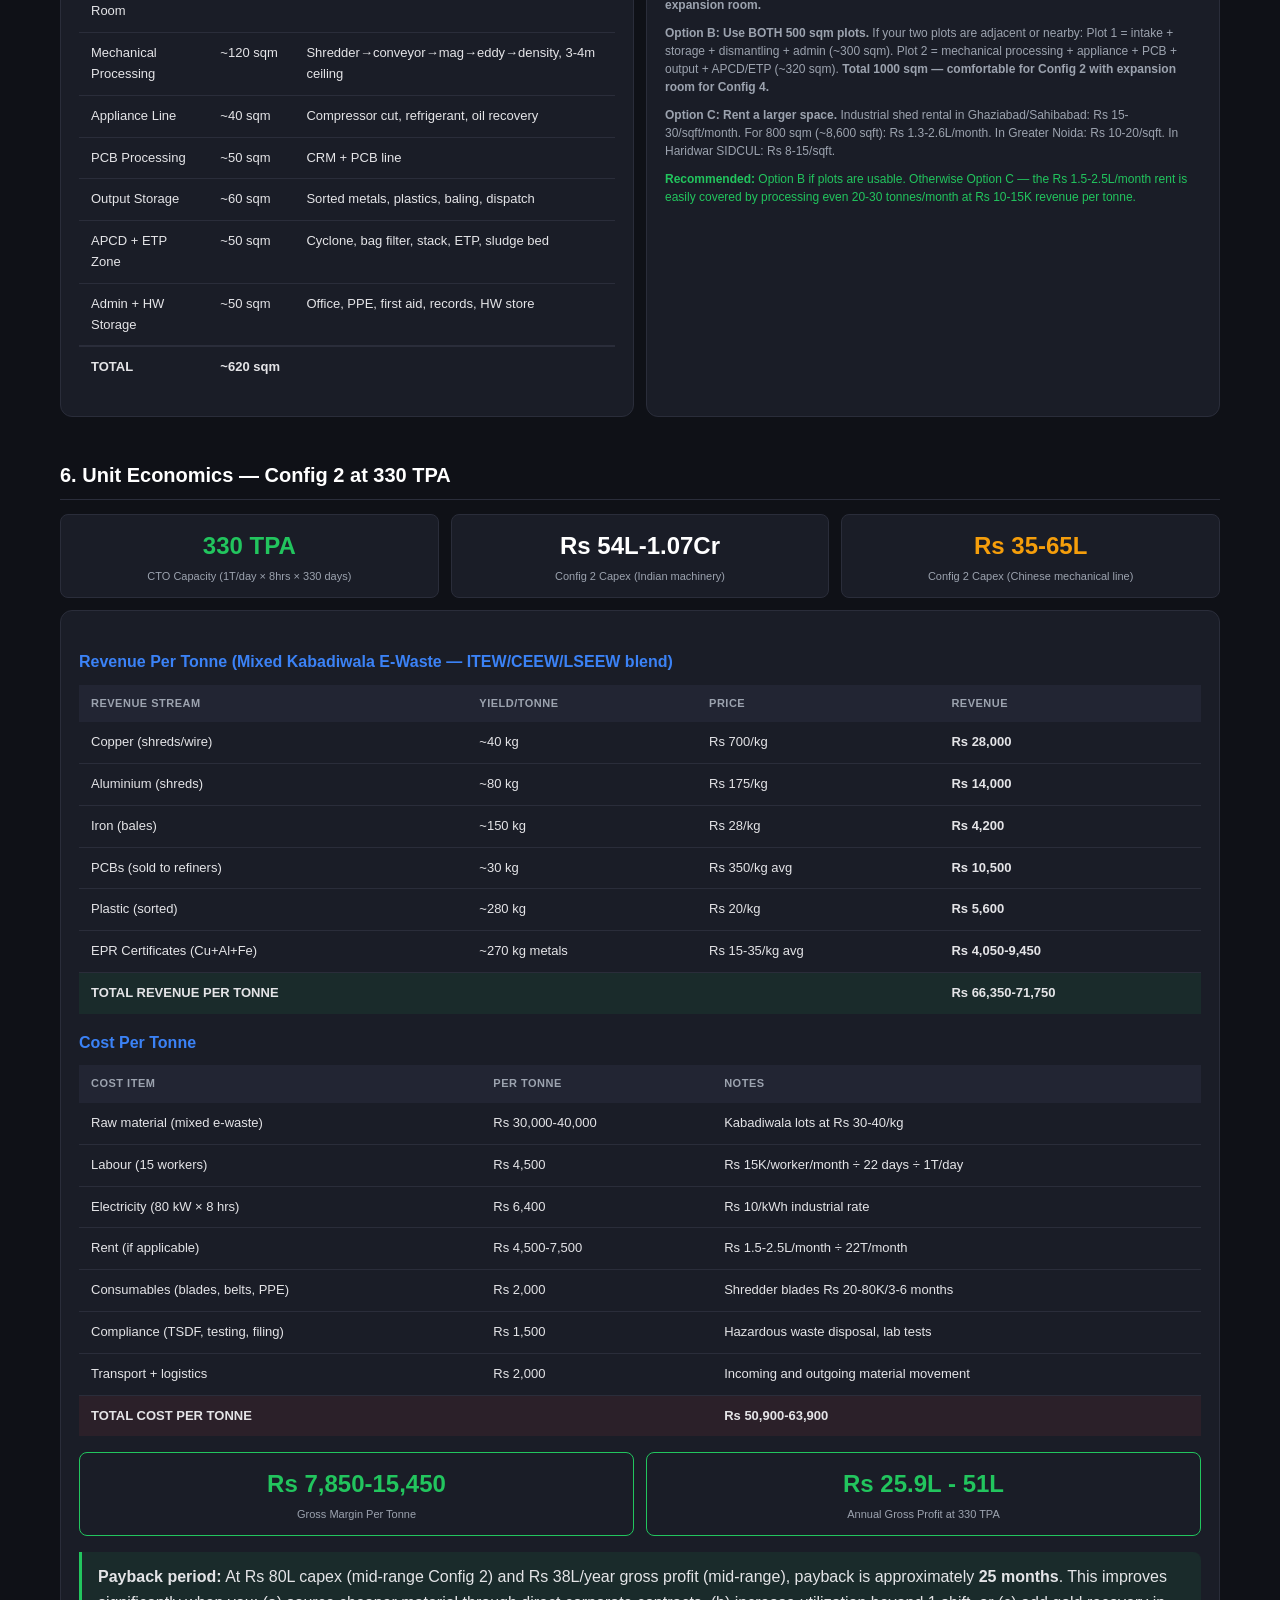
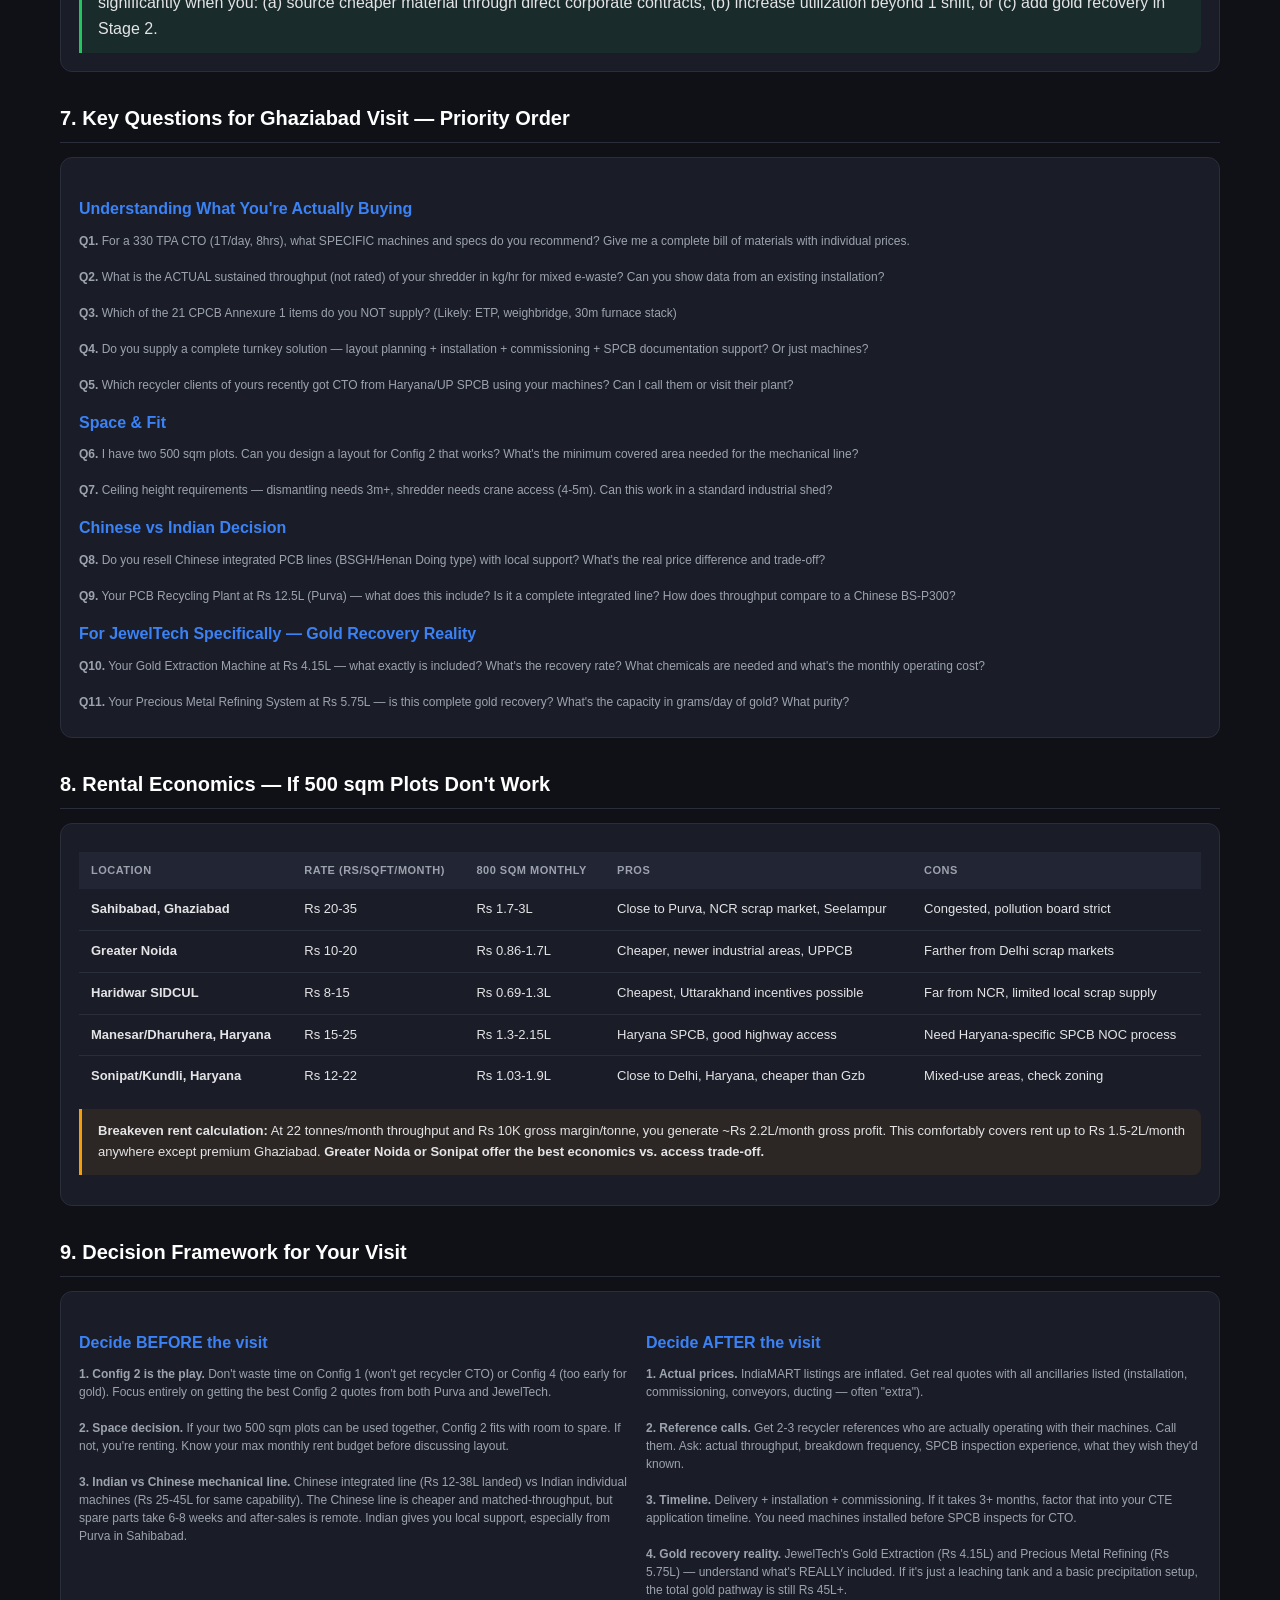
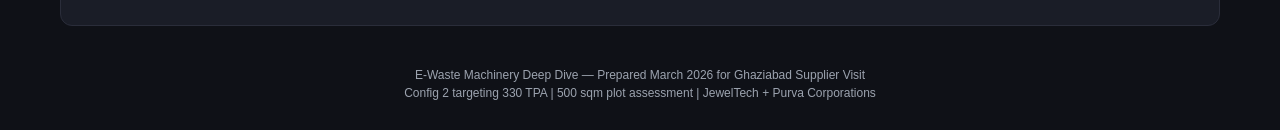
<file: EWaste_Machinery_Deep_Dive.html>
<!DOCTYPE html>
<html lang="en">
<head>
<meta charset="UTF-8">
<meta name="viewport" content="width=device-width, initial-scale=1.0">
<title>E-Waste Plant Machinery Deep Dive — Ghaziabad Visit Prep</title>
<style>
:root{--bg:#0f1117;--card:#1a1d27;--card2:#222533;--border:#2a2d3a;--text:#e4e4e7;--text2:#9ca3af;--accent:#3b82f6;--green:#22c55e;--amber:#f59e0b;--red:#ef4444;--purple:#a855f7;--teal:#14b8a6}
*{margin:0;padding:0;box-sizing:border-box}
body{font-family:-apple-system,BlinkMacSystemFont,'Segoe UI',Roboto,sans-serif;background:var(--bg);color:var(--text);line-height:1.6;padding:20px;max-width:1200px;margin:0 auto}
h1{font-size:28px;margin:0 0 6px;color:#fff}
h2{font-size:20px;margin:30px 0 14px;color:#fff;border-bottom:1px solid var(--border);padding-bottom:8px}
h3{font-size:16px;margin:20px 0 10px;color:var(--accent)}
.subtitle{color:var(--text2);font-size:14px;margin-bottom:24px}
.card{background:var(--card);border:1px solid var(--border);border-radius:12px;padding:18px;margin:12px 0}
.card-header{display:flex;justify-content:space-between;align-items:center;margin-bottom:10px}
.badge{font-size:11px;padding:3px 10px;border-radius:20px;font-weight:600}
.badge-green{background:rgba(34,197,94,0.15);color:var(--green)}
.badge-amber{background:rgba(245,158,11,0.15);color:var(--amber)}
.badge-red{background:rgba(239,68,68,0.15);color:var(--red)}
.badge-blue{background:rgba(59,130,246,0.15);color:var(--accent)}
.badge-purple{background:rgba(168,85,247,0.15);color:var(--purple)}
.badge-teal{background:rgba(20,184,166,0.15);color:var(--teal)}
table{width:100%;border-collapse:collapse;font-size:13px;margin:10px 0}
th{background:var(--card2);color:var(--text2);text-align:left;padding:10px 12px;font-weight:600;text-transform:uppercase;font-size:11px;letter-spacing:0.5px}
td{padding:10px 12px;border-bottom:1px solid var(--border);vertical-align:top}
tr:last-child td{border-bottom:none}
.highlight{background:rgba(59,130,246,0.08)}
.machine-card{cursor:pointer;transition:all 0.2s}
.machine-card:hover{border-color:var(--accent);background:var(--card2)}
.machine-card.active{border-color:var(--accent);box-shadow:0 0 0 1px var(--accent)}
.detail-panel{display:none;background:var(--card2);border:1px solid var(--border);border-radius:12px;padding:18px;margin:8px 0 16px}
.detail-panel.show{display:block}
.grid-2{display:grid;grid-template-columns:1fr 1fr;gap:12px}
.grid-3{display:grid;grid-template-columns:1fr 1fr 1fr;gap:12px}
.stat-box{background:var(--card);border:1px solid var(--border);border-radius:8px;padding:12px;text-align:center}
.stat-val{font-size:24px;font-weight:700;color:#fff}
.stat-label{font-size:11px;color:var(--text2);margin-top:2px}
.flow-arrow{text-align:center;color:var(--text2);font-size:20px;padding:8px 0}
.tab-bar{display:flex;gap:4px;margin:16px 0 12px;flex-wrap:wrap}
.tab{padding:8px 16px;border-radius:8px;font-size:13px;cursor:pointer;background:var(--card);border:1px solid var(--border);color:var(--text2);transition:all 0.2s}
.tab.active{background:var(--accent);color:#fff;border-color:var(--accent)}
.tab:hover:not(.active){background:var(--card2)}
.tab-content{display:none}
.tab-content.active{display:block}
.callout{border-left:3px solid var(--amber);background:rgba(245,158,11,0.08);padding:12px 16px;border-radius:0 8px 8px 0;margin:12px 0;font-size:13px}
.callout-blue{border-left-color:var(--accent);background:rgba(59,130,246,0.08)}
.callout-green{border-left-color:var(--green);background:rgba(34,197,94,0.08)}
.callout-red{border-left-color:var(--red);background:rgba(239,68,68,0.08)}
.progress-bar{height:8px;background:var(--card);border-radius:4px;overflow:hidden;margin:4px 0}
.progress-fill{height:100%;border-radius:4px;transition:width 0.3s}
.config-compare{display:grid;grid-template-columns:repeat(3,1fr);gap:12px;margin:16px 0}
.config-col{background:var(--card);border:1px solid var(--border);border-radius:12px;padding:16px}
.config-col.recommended{border-color:var(--green);box-shadow:0 0 0 1px var(--green)}
.config-title{font-size:15px;font-weight:600;margin-bottom:4px}
.config-price{font-size:20px;font-weight:700;color:var(--green);margin-bottom:12px}
.check-list{list-style:none;font-size:12px;color:var(--text2)}
.check-list li{padding:3px 0}
.check-list li::before{content:'✓ ';color:var(--green);font-weight:700}
.check-list li.no::before{content:'✗ ';color:var(--red)}
.layout-grid{display:grid;grid-template-columns:repeat(5,1fr);grid-template-rows:repeat(4,60px);gap:4px;margin:12px 0}
.zone{border-radius:6px;display:flex;align-items:center;justify-content:center;font-size:10px;font-weight:600;text-align:center;padding:4px;line-height:1.2}
.note{font-size:12px;color:var(--text2);margin:8px 0;line-height:1.5}
.spacer{height:20px}
@media(max-width:768px){.grid-2,.grid-3,.config-compare{grid-template-columns:1fr}.layout-grid{grid-template-columns:repeat(3,1fr)}}
</style>
</head>
<body>

<h1>E-Waste Plant Machinery Deep Dive</h1>
<p class="subtitle">Preparation for Ghaziabad supplier visit — March 2026 | Targeting 330-660 TPA | 500 sqm plots in Haryana/UP</p>

<!-- =========== SECTION 1: THE 21 MACHINES =========== -->
<h2>1. The 21 CPCB Annexure 1 Machines — What Each One Actually Does</h2>
<p class="note">CPCB mandates these as "minimum machinery" for a recycler. But not all are needed for every EPR category. Understanding each machine lets you pick configurations intelligently.</p>

<div class="tab-bar" id="machTabs">
<div class="tab active" onclick="showMachGroup('core')">Core Processing (1-6)</div>
<div class="tab" onclick="showMachGroup('appliance')">Appliance Line (7-10)</div>
<div class="tab" onclick="showMachGroup('special')">Specialized (11-15)</div>
<div class="tab" onclick="showMachGroup('support')">Support Infrastructure (16-21)</div>
</div>

<div id="machContent">
<!-- Core Processing -->
<div class="tab-content active" id="mach-core">
<div class="card machine-card" onclick="toggleDetail('m1')">
<div class="card-header">
<div><strong>1. Dismantling Tables</strong> <span class="badge badge-green">MUST HAVE</span></div>
<div style="font-size:12px;color:var(--text2)">Rs 55K each (JewelTech) / Rs 3.8L set (Purva)</div>
</div>
<div class="note">4'×6' workstations with suction hoods connected to cyclone dust collector, 3m+ stack above roof. Workers manually disassemble e-waste here.</div>
</div>
<div class="detail-panel" id="m1">
<div class="grid-2">
<div>
<h3>What happens at this stage</h3>
<p class="note">Workers use hand tools (screwdrivers, pliers, pneumatic drills) to separate an item into fractions: PCBs, plastics, metals, cables, batteries, hazardous parts. This is where 100% of incoming material first gets processed. A 5-table setup with 10 workers can dismantle ~1 tonne/day of mixed e-waste.</p>
<p class="note" style="margin-top:8px"><strong>Why suction hoods matter:</strong> CPCB inspectors specifically check for dust extraction. Without it, you fail the CTE inspection. The cyclone collects fine dust (lead, cadmium particles from PCBs) before venting through the stack.</p>
</div>
<div>
<h3>Specs (JewelTech)</h3>
<p class="note">Size: 4' × 6' per table<br>Weight: ~210 kg each<br>All tables connect to shared suction pipe<br>Cyclone + 3m stack required (separate purchase)<br><strong>Ask dealer:</strong> Does Rs 55K include hood? Cyclone separate?<br><strong>You need:</strong> 5 tables minimum for 1T/day</p>
</div>
</div>
</div>

<div class="card machine-card" onclick="toggleDetail('m2')">
<div class="card-header">
<div><strong>2. Shredder</strong> <span class="badge badge-green">MUST HAVE</span></div>
<div style="font-size:12px;color:var(--text2)">Rs 8-15L (Indian) / Rs 5.5L (JewelTech listed)</div>
</div>
<div class="note">Twin-shaft or quad-shaft cutter that reduces dismantled fractions to 10-25mm pieces. This is the bottleneck machine — its throughput determines your CTO capacity.</div>
</div>
<div class="detail-panel" id="m2">
<div class="grid-2">
<div>
<h3>How it works</h3>
<p class="note">Two counter-rotating shafts with interlocking blades grip and tear material. E-waste feeds from a hopper on top, shredded output drops below onto a conveyor. Output particle size is controlled by a screen mesh underneath — smaller mesh = finer output but slower throughput.</p>
<p class="note" style="margin-top:8px"><strong>Critical nuance:</strong> Rated capacity is PEAK. Actual sustained throughput is typically 60-80% of rated. A "200 kg/hr" shredder really does 120-160 kg/hr with mixed e-waste. <em>Always ask for actual throughput data from existing installations.</em></p>
</div>
<div>
<h3>JewelTech JJE S04 Specs</h3>
<p class="note">Blade: D2 hardened steel<br>Motor: Crompton/ABB, 10-200 HP<br>Type: Dual shaft (Hex type) / Single<br>Output: 20-60-80mm<br>Capacity: 1-5 TPH (huge range — pin down exact model)<br>Weight: 1,200-14,000 kg<br>Auto reverse + auto forward<br><strong>YOUR TARGET:</strong> 200 kg/hr rated = ~125 kg/hr sustained = 1T/day at 8 hrs</p>
<p class="note" style="margin-top:8px;color:var(--amber)"><strong>Power draw:</strong> 15-55 kW — this is your biggest single electricity consumer. At Rs 10/kWh, a 30kW shredder running 8 hrs = Rs 2,400/day just for this machine.</p>
</div>
</div>
</div>

<div class="card machine-card" onclick="toggleDetail('m3')">
<div class="card-header">
<div><strong>3. Magnetic Separator</strong> <span class="badge badge-green">MUST HAVE</span></div>
<div style="font-size:12px;color:var(--text2)">Rs 2-4L</div>
</div>
<div class="note">Overband magnet mounted above conveyor belt. Pulls out ferrous metals (iron, steel) from the shredded stream. First separation stage after shredding.</div>
</div>
<div class="detail-panel" id="m3">
<div class="grid-2">
<div>
<h3>How it works</h3>
<p class="note">A powerful permanent magnet (ferrite or rare earth) sits inside a belt that runs perpendicular to the material conveyor. As shredded material passes underneath, ferrous pieces leap up and stick to the belt, which carries them sideways into a collection bin. Non-ferrous material continues forward on the main conveyor.</p>
<p class="note" style="margin-top:8px"><strong>What it catches:</strong> Steel chassis pieces, iron screws/bolts, ferrous motor housings. This is your Fe certificate stream. E-waste has 5-30% ferrous content depending on category (LSEEW highest at ~25%).</p>
</div>
<div>
<h3>JewelTech Specs</h3>
<p class="note">Type: Ferrite or Rare Earth magnet<br>Belt: Silicone & Rubber<br>Belt width: 400-800mm<br>Power: 1-2 kW (very low)<br>Operating height: up to 2 ft<br>Maintenance: Very low — magnets last 5-10 years<br><strong>Rated by:</strong> Belt width × belt speed × material depth</p>
</div>
</div>
</div>

<div class="card machine-card" onclick="toggleDetail('m4')">
<div class="card-header">
<div><strong>4. Density Separator</strong> <span class="badge badge-green">MUST HAVE</span></div>
<div style="font-size:12px;color:var(--text2)">Rs 2-5L</div>
</div>
<div class="note">Air gravity table that separates materials by density — heavy metals sink, light plastics float. Separates the remaining stream after magnetic and eddy current separation.</div>
</div>
<div class="detail-panel" id="m4">
<div class="grid-2">
<div>
<h3>How it works</h3>
<p class="note">A vibrating inclined table with air blowing upward through tiny holes. Heavy materials (copper nuggets, metal fragments) stay on the table surface and travel one direction. Light materials (plastic, fiber) get lifted by the airflow and travel the other direction. Medium-density items go to a middle stream for re-processing.</p>
<p class="note" style="margin-top:8px"><strong>Why it's non-negotiable:</strong> This is how you recover aluminum and copper from the non-ferrous stream. Without it, you're selling mixed non-ferrous scrap at Rs 150-200/kg instead of separated copper at Rs 700/kg.</p>
</div>
<div>
<h3>JewelTech Specs</h3>
<p class="note">Production: 100-1000 kg/hr<br>Power: 3.1-11.1 kW<br>Weight: 450 kg<br>Dimensions: 36"×40"×55"<br>Application: Metal/non-metal/carbonaceous separation<br><strong>Rated by:</strong> Air volume and table area</p>
</div>
</div>
</div>

<div class="card machine-card" onclick="toggleDetail('m5')">
<div class="card-header">
<div><strong>5. Eddy Current Separator</strong> <span class="badge badge-green">MUST HAVE</span></div>
<div style="font-size:12px;color:var(--text2)">Rs 5-12L</div>
</div>
<div class="note">Uses rotating magnetic field to repel and eject non-ferrous metals (aluminium, copper, brass) from a mixed stream of plastic and metal. The key machine for Cu/Al certificate generation.</div>
</div>
<div class="detail-panel" id="m5">
<div class="grid-2">
<div>
<h3>How it works</h3>
<p class="note">A high-speed rotor with alternating N-S magnets spins inside a conveyor belt drum. When non-ferrous metals pass over it, the rapidly changing magnetic field induces eddy currents in the metal, creating a temporary opposing magnetic field. This literally LAUNCHES the non-ferrous pieces forward off the conveyor, while plastic/glass/non-conductors simply fall off the end normally.</p>
<p class="note" style="margin-top:8px"><strong>The physics matters:</strong> Aluminium gets ejected furthest (low density, high conductivity), copper less so (heavy but very conductive), stainless steel barely moves. Adjusting rotor speed and belt speed lets you tune the separation. 95%+ ferrous removal efficiency is standard.</p>
</div>
<div>
<h3>JewelTech Specs</h3>
<p class="note">Capacity: up to 500 kg/hr<br>Power: 8 kW<br>Weight: 1,500 kg<br>Dimensions: 96"×48"×84"<br>Variable Frequency Drives for tuning<br>Application: E-waste, Li-ion battery, metal recycling<br><strong>Ask dealer:</strong> Rotor specs, belt width, rated kg/hr, separation purity %</p>
</div>
</div>
</div>

<div class="card machine-card" onclick="toggleDetail('m6')">
<div class="card-header">
<div><strong>6. Conveyors</strong> <span class="badge badge-green">MUST HAVE</span></div>
<div style="font-size:12px;color:var(--text2)">Rs 3-6L (set)</div>
</div>
<div class="note">Feed conveyors from shredder to separators, sorting conveyors for manual picking, and transfer conveyors between machines. The connective tissue of the plant.</div>
</div>
<div class="detail-panel" id="m6">
<p class="note">You typically need 3-5 conveyor sections: (1) Feed to shredder, (2) Shredder output to magnetic separator, (3) Post-magnetic to eddy current, (4) Sorting/picking conveyor for manual quality check. Belt width should match your separator belt widths (typically 400-800mm). Speed is adjustable. Low power draw (~1-2 kW each).</p>
<p class="note" style="color:var(--amber);margin-top:8px"><strong>CPCB inspection note:</strong> Material must flow ONE DIRECTION through the plant — intake on one side, dispatch on the other. No backtracking. Your conveyor layout enforces this.</p>
</div>
</div>

<!-- Appliance Line -->
<div class="tab-content" id="mach-appliance">
<div class="callout">These 4 machines are triggered by CEEW category (fridges, ACs, washing machines) and large LSEEW items. They only cost Rs 4-14L combined but unlock 35%+ of kabadiwala intake. Without them, you reject most of what walks through your door.</div>

<div class="card machine-card" onclick="toggleDetail('m7')">
<div class="card-header">
<div><strong>7. Compressor Cutting Machine</strong> <span class="badge badge-amber">CEEW TRIGGER</span></div>
<div style="font-size:12px;color:var(--text2)">Rs 2-5L</div>
</div>
<div class="note">Cuts open sealed hermetic compressors from refrigerators and ACs to extract copper windings, iron body, and oil. Without this, fridge/AC compressors are un-processable scrap.</div>
</div>
<div class="detail-panel" id="m7">
<div class="grid-2">
<div>
<h3>How it works</h3>
<p class="note">A circular saw or hydraulic press cuts the welded steel shell of the compressor in half. Inside you find: copper motor windings (high value, ~1-2 kg per compressor), iron stator, and compressor oil (hazardous, must be recovered). The worker extracts windings manually after cutting.</p>
<p class="note" style="margin-top:8px"><strong>Economics:</strong> A single fridge compressor yields ~1.5 kg copper (Rs 1,050) + iron body. At Rs 30-50/kg input cost for whole fridges, the compressor alone often pays for the item.</p>
</div>
<div>
<h3>JewelTech Specs</h3>
<p class="note">Compressor range: 15-55 cm length<br>Outer diameter: 12-26 cm<br>Power: 5-10 kW (3 phase)<br>Weight: 310 kg<br>Dimensions: 60"×36"×84"<br><strong>Throughput:</strong> Ask for compressors/hour — typically 15-30/hr</p>
</div>
</div>
</div>

<div class="card machine-card" onclick="toggleDetail('m8')">
<div class="card-header">
<div><strong>8. Refrigerant Gas Recovery</strong> <span class="badge badge-amber">CEEW TRIGGER</span></div>
<div style="font-size:12px;color:var(--text2)">Rs 1-3L</div>
</div>
<div class="note">Extracts CFC/HCFC/HFC refrigerant gases from AC and fridge cooling systems before compressor cutting. Mandatory environmental compliance — these are potent greenhouse gases.</div>
</div>
<div class="detail-panel" id="m8">
<h3>JewelTech Specs</h3>
<p class="note">Operating temp: 10-50°C<br>Recovery capacity: 200-350 g/min<br>Frequency: 50/60 Hz<br>Voltage: 110V<br>Size: 28"×30"×42" (portable unit)<br><strong>Process:</strong> Pierce the refrigerant line → connect recovery machine → pump gas into recovery cylinder → seal and store for certified disposal.<br><strong>Note:</strong> Recovered refrigerant must be sent to an authorized TSDF. You cannot vent it. CPCB checks logs of refrigerant quantities recovered vs. disposed.</p>
</div>

<div class="card machine-card" onclick="toggleDetail('m9')">
<div class="card-header">
<div><strong>9. Compressor Oil Recovery</strong> <span class="badge badge-amber">CEEW TRIGGER</span></div>
<div style="font-size:12px;color:var(--text2)">Rs 0.5-2L</div>
</div>
<div class="note">Drills into compressor and drains oil before cutting. Oil is hazardous waste — must be stored separately and sent to authorized recycler.</div>
</div>
<div class="detail-panel" id="m9">
<h3>JewelTech Specs</h3>
<p class="note">Type: Bench drill with oil collection<br>Size: 24"×36"×32"<br>Simple mechanical device — drill hole in compressor, drain oil into collection drum. Low cost, low tech, but absolutely required for CEEW processing. Oil is classified as hazardous waste and must go to authorized waste oil recycler with manifest documentation.</p>
</div>

<div class="card machine-card" onclick="toggleDetail('m10')">
<div class="card-header">
<div><strong>10. CRT Cutting Machine</strong> <span class="badge badge-red">DECLINING RELEVANCE</span></div>
<div style="font-size:12px;color:var(--text2)">Rs 8-15L</div>
</div>
<div class="note">Hot-wire or diamond saw system to cut CRT (cathode ray tube) glass from old TVs and monitors. Separates leaded funnel glass from unleaded panel glass.</div>
</div>
<div class="detail-panel" id="m10">
<div class="grid-2">
<div>
<h3>How it works</h3>
<p class="note">A nichrome wire is heated and wrapped around the CRT at the junction of the funnel and panel glass. Thermal shock cracks the glass cleanly along the wire. The two halves are separated — panel glass (recyclable, lead-free) and funnel glass (contains 20-25% lead oxide, hazardous). The phosphor coating inside is scraped off and treated as hazardous waste.</p>
</div>
<div>
<h3>JewelTech Specs</h3>
<p class="note">Air pressure: 0.6-0.8 MPa<br>CRT range: 14-29 inches<br>Power: 2 kW<br>Capacity: 80-100 units/hour<br>Weight: 450 kg<br>Dimensions: 84"×48"<br><strong>Strategic call:</strong> CRT TVs are declining fast. Consider segregating CRTs and sending to another recycler initially rather than buying this machine for Day 1. Save Rs 8-15L upfront.</p>
</div>
</div>
</div>
</div>

<!-- Specialized -->
<div class="tab-content" id="mach-special">
<div class="card machine-card" onclick="toggleDetail('m11')">
<div class="card-header">
<div><strong>11. Component Removing Machine (CRM)</strong> <span class="badge badge-blue">PCB VALUE UNLOCK</span></div>
<div style="font-size:12px;color:var(--text2)">Rs 2-3L (JewelTech: Rs 2.75L)</div>
</div>
<div class="note">Heated rotating drum that melts solder to remove components (ICs, capacitors, resistors, connectors) from populated PCBs. Creates bare boards and a component stream.</div>
</div>
<div class="detail-panel" id="m11">
<div class="grid-2">
<div>
<h3>How it works</h3>
<p class="note">PCBs are loaded into a heated drum (~250-300°C). As the drum rotates, solder melts and components fall off through perforations. You get two outputs: (1) bare PCBs (high copper content, easier to shred and process), and (2) loose components (ICs contain gold-plated pins, capacitors contain palladium). The bare boards then go to the shredder → separator line.</p>
<p class="note" style="margin-top:8px"><strong>Value add:</strong> Separated components can be sold to precious metal refiners at Rs 400-800/kg depending on type. The bare boards go through your mechanical line for copper recovery.</p>
</div>
<div>
<h3>JewelTech Specs</h3>
<p class="note">Type: Heating components<br>Material: Mild steel<br>Capacity: 150-1000 kg/day<br>Power: 1 kW (surprisingly low — heat is from gas/electric element)<br>Weight: 600 kg<br>Dimensions: 48"×48"×60"<br><strong>Purva price:</strong> Rs 2L at 150 kg/hr — verify if same capability</p>
</div>
</div>
</div>

<div class="card machine-card" onclick="toggleDetail('m12')">
<div class="card-header">
<div><strong>12. Baling Machine / Hydraulic Press</strong> <span class="badge badge-green">MUST HAVE</span></div>
<div style="font-size:12px;color:var(--text2)">Rs 7-13L (with weighbridge + scales)</div>
</div>
<div class="note">Compresses sorted metal fractions (iron, aluminium, copper) into dense bales for storage and transport. Also used for plastic baling.</div>
</div>
<div class="detail-panel" id="m12">
<h3>JewelTech Specs</h3>
<p class="note">Capacity: 50 kg/min<br>Max force: 0-30 MT<br>Control: CNC<br>Power: 5-10 kW<br>Weight: 1,800-6,000 kg<br>Available in horizontal and vertical configurations<br><strong>Why it matters for profitability:</strong> Baled metal sells for 10-15% more than loose scrap (easier to handle, transport, weigh accurately). Also reduces storage space by 3-5x. For a 500 sqm plant, space savings are critical.</p>
</div>

<div class="card machine-card" onclick="toggleDetail('m13')">
<div class="card-header">
<div><strong>13. Data Destruction (Degausser + HDD Crusher)</strong> <span class="badge badge-green">MUST HAVE for ITEW</span></div>
<div style="font-size:12px;color:var(--text2)">Rs 3-5L (degausser) + Rs 2.75-6L (crusher/wiper)</div>
</div>
<div class="note">Mandatory for processing any IT equipment. Degausser erases magnetic media, physical crusher destroys hard drives. Corporate clients require certificates of destruction.</div>
</div>
<div class="detail-panel" id="m13">
<p class="note"><strong>Degausser:</strong> Generates a powerful magnetic pulse that scrambles all data on magnetic media (HDDs, tapes). Takes ~10 seconds per drive. Cannot work on SSDs.<br><strong>HDD Crusher:</strong> Physical destruction — hydraulic press punches through the platters or shreds the entire drive. Works on both HDDs and SSDs.<br><strong>Data Wiping Software:</strong> For drives you want to resell as refurbished — software overwrites all data per DoD/NIST standards. Generates a wipe certificate per drive.</p>
<p class="note" style="margin-top:8px;color:var(--green)"><strong>Revenue opportunity:</strong> Corporate IT disposal services charge Rs 50-200 per device for certified data destruction. If you process 1,000 corporate drives/month, that's Rs 50K-2L/month in data destruction fees ALONE, before any material recovery.</p>
</div>

<div class="card machine-card" onclick="toggleDetail('m14')">
<div class="card-header">
<div><strong>14. Furnace / Smelting Furnace</strong> <span class="badge badge-purple">STAGE 2 — GOLD RECOVERY</span></div>
<div style="font-size:12px;color:var(--text2)">Rs 5-15L</div>
</div>
<div class="note">Melts copper/aluminium scrap into ingots. Required for generating Cu/Al ingot end-products (vs. just shreds). Also needed for precious metal recovery pathway.</div>
</div>
<div class="detail-panel" id="m14">
<h3>JewelTech Smelting Furnace Specs</h3>
<p class="note">Driven type: LPG fired<br>Voltage: 440 VAC<br>Applicable: Copper, Aluminium<br>Crucible: Silicon Carbide<br>Weight: 200-2,500 kg<br>Dimensions: 36"×36"×48"<br><strong>CPCB Annexure 1 #14:</strong> Listed as "Furnace and/or Smelting Furnace." Having this satisfies the requirement for metal end-product capability.<br><strong>Pollution control:</strong> Furnace operations REQUIRE upgraded APCD — 30m stack, scrubber, carbon filter. This alone can cost Rs 15-30L. Factor this into the decision to add a furnace.</p>
<p class="note" style="margin-top:8px;color:var(--amber)"><strong>Strategic timing:</strong> Don't add furnace at Day 1. You can generate EPR certificates for Fe/Cu/Al from "shreds" — you don't need ingots. Add furnace when: (a) you have reliable PCB volume from corporate contracts, and (b) you want to move into gold recovery which requires smelting as a pre-step.</p>
</div>

<div class="card machine-card" onclick="toggleDetail('m15')">
<div class="card-header">
<div><strong>15. Precious Metal Recovery System</strong> <span class="badge badge-purple">STAGE 2 — THE ENDGAME</span></div>
<div style="font-size:12px;color:var(--text2)">Rs 5.75L (JewelTech) + Rs 10-25L (hydromet) + Rs 5-12L (electrowinning)</div>
</div>
<div class="note">Pyro/hydro/electrometallurgical system for extracting gold, silver, palladium from PCBs. Only ~11 recyclers in India have this. The ultimate margin differentiator.</div>
</div>
<div class="detail-panel" id="m15">
<p class="note"><strong>The process chain:</strong><br>1. <strong>Smelting</strong> — PCBs are melted in furnace to create a copper-rich matte containing precious metals<br>2. <strong>Chemical Leaching</strong> — Aqua regia or cyanide solution dissolves gold/silver from the matte<br>3. <strong>Precipitation</strong> — Chemical agents selectively precipitate gold out of solution<br>4. <strong>Electrowinning</strong> — Electric current plates pure gold/silver onto cathodes<br>5. <strong>Refining</strong> — Final purification to 99.5%+ purity</p>
<p class="note" style="margin-top:8px"><strong>JewelTech Gold Extraction Machine (Rs 4.15L):</strong> Ask exactly what this covers. Likely just the leaching tank + basic precipitation. Full system needs: furnace (Rs 5-15L) + hydromet setup (Rs 10-25L) + electrowinning cells (Rs 5-12L) + upgraded APCD with scrubber + carbon filter (Rs 15-30L) + ETP upgrade to 5 KLD ZLD (Rs 10-20L) + fume hoods + lab equipment (Rs 3-8L).</p>
<p class="note" style="color:var(--green);margin-top:8px"><strong>Total for gold capability:</strong> Rs 45L-1.25 Cr additional over Config 2 base. Justifiable when you have 500+ kg/month of PCBs from corporate sources. At 0.0004% gold recovery from PCBs, 1 tonne of server PCBs yields ~4g gold = Rs 30,000 in gold alone + the copper underneath.</p>
</div>
</div>

<!-- Support Infrastructure -->
<div class="tab-content" id="mach-support">
<div class="card machine-card" onclick="toggleDetail('m16')">
<div class="card-header">
<div><strong>16. Wire Stripper / Wire Cutter / Wire Peeler</strong> <span class="badge badge-green">MUST HAVE</span></div>
<div style="font-size:12px;color:var(--text2)">Rs 0.75L (JewelTech: Rs 75K)</div>
</div>
<div class="note">Strips insulation from cables to recover pure copper/aluminium wire. ~10% of kabadiwala intake is cables and wires.</div>
</div>
<div class="detail-panel" id="m16">
<h3>JewelTech Specs</h3>
<p class="note">Operating: Electric<br>Blade: 10 (Dia Steel D2)<br>Wire size: 1mm-40mm diameter, up to 120mm with attachments<br>Capacity: 150-200 kg/hr<br>Power: Single/Three Phase<br>Weight: 100-600 kg<br>Dimensions: 36"×24"×36"<br><strong>Economics:</strong> Cable at Rs 200-250/kg → stripped copper at Rs 700/kg + plastic insulation sold at Rs 15-25/kg. Simple 2.5-3x markup machine.</p>
</div>

<div class="card machine-card" onclick="toggleDetail('m17')">
<div class="card-header">
<div><strong>17. Tube Light / CFL Recycling</strong> <span class="badge badge-teal">COMPLIANCE</span></div>
<div style="font-size:12px;color:var(--text2)">Rs 1.75L</div>
</div>
<div class="note">Crushes fluorescent tubes/CFLs while capturing mercury vapor through carbon filter. Required if you accept lighting waste.</div>
</div>
<div class="detail-panel" id="m17">
<h3>JewelTech Specs</h3>
<p class="note">Feed rate: 20 lamps/minute<br>Motor: 1/6 HP, 220V<br>Vacuum: 5.5 amps (UL Listed)<br>Weight: 450 kg<br>Dimensions: 60"×36"×60"<br><strong>Note:</strong> Mercury is a controlled substance. You need carbon filter for vapor capture and sealed collection for the phosphor powder. Not high priority for Day 1 unless you specifically source tube lights/CFLs. A basic unit satisfies the CPCB checkbox for inspection.</p>
</div>

<div class="card machine-card" onclick="toggleDetail('m18')">
<div class="card-header">
<div><strong>18. Air Pollution Control Devices (APCD)</strong> <span class="badge badge-red">CRITICAL COMPLIANCE</span></div>
<div style="font-size:12px;color:var(--text2)">Rs 4-8L (basic) / Rs 15-30L (with furnace)</div>
</div>
<div class="note">Cyclone + bag house + alkaline scrubber + off-gas treatment + stack. Captures dust, fumes, and hazardous particles from all processing operations.</div>
</div>
<div class="detail-panel" id="m18">
<p class="note"><strong>Basic APCD (no furnace):</strong> Cyclone dust collector (from dismantling tables) + bag filter (from shredder area) + 3m stack above roof. Rs 4-8L.<br><strong>Full APCD (with furnace):</strong> Everything above + alkaline scrubber + activated carbon filter + 30m stack. Rs 15-30L. The 30m stack alone can cost Rs 3-5L.<br><strong>CPCB inspection:</strong> They check stack height, emission monitoring port, and may take air quality readings. This is not optional — it's the #1 reason facilities fail CTE inspection.</p>
</div>

<div class="card machine-card" onclick="toggleDetail('m19')">
<div class="card-header">
<div><strong>19. ETP (Effluent Treatment Plant)</strong> <span class="badge badge-red">CRITICAL COMPLIANCE</span></div>
<div style="font-size:12px;color:var(--text2)">Rs 5-10L (2 KLD) / Rs 10-20L (5 KLD ZLD)</div>
</div>
<div class="note">Treats wastewater from processing (acid wash, cooling water, floor wash). Capacity in KLD (kilolitres/day). Must be adequate for your operations.</div>
</div>
<div class="detail-panel" id="m19">
<p class="note"><strong>For Config 2 (no furnace):</strong> 2 KLD ETP with sludge drying bed is adequate. Handles floor wash water, dust suppression runoff, and minor process water. Rs 5-10L.<br><strong>For Config 4 (with gold recovery):</strong> 5 KLD with ZLD (Zero Liquid Discharge) preferred. Hydromet operations generate acid-contaminated wastewater that needs neutralization, precipitation, and evaporation. Rs 10-20L.<br><strong>Sludge:</strong> ETP sludge is hazardous waste — must go to authorized TSDF with manifests.</p>
</div>

<div class="card machine-card" onclick="toggleDetail('m20')">
<div class="card-header">
<div><strong>20. Weighbridge</strong> <span class="badge badge-green">MUST HAVE</span></div>
<div style="font-size:12px;color:var(--text2)">Rs 2-4L</div>
</div>
<div class="note">Platform scale at intake zone to weigh incoming vehicles/material. Required for material flow tracking and EPR portal reporting.</div>
</div>
<div class="detail-panel" id="m20">
<p class="note">Typically 10-30 tonne capacity. At 500 sqm, you likely use a platform scale (3m×3m) rather than a full truck weighbridge. Every incoming lot must be weighed, photographed, and lot-numbered. This data feeds into your material balance reporting on the EPR portal. CPCB/SPCB auditors verify material balance: input weight must approximately equal output weights across all fractions.</p>
</div>

<div class="card machine-card" onclick="toggleDetail('m21')">
<div class="card-header">
<div><strong>21. Weighing Machines / Equipment</strong> <span class="badge badge-green">MUST HAVE</span></div>
<div style="font-size:12px;color:var(--text2)">Rs 0.5-1L</div>
</div>
<div class="note">Bench scales and floor scales at each processing stage for material flow tracking. Essential for EPR compliance and material balance reporting.</div>
</div>
<div class="detail-panel" id="m21">
<p class="note">You need scales at: intake, post-dismantling (per fraction), post-shredding, post-separation (per metal), output/dispatch, and hazardous waste storage. Typically 3-5 bench scales (50-100 kg capacity) + 1-2 floor scales (500-1000 kg capacity). Digital with printout capability preferred for audit trail.</p>
</div>
</div>
</div>

<!-- =========== SECTION 2: THE PROCESSING FLOW =========== -->
<h2>2. How Material Flows Through the Plant</h2>

<div class="card" style="overflow-x:auto">
<div style="display:flex;align-items:center;gap:8px;flex-wrap:wrap;font-size:12px">
<div style="background:var(--card2);padding:8px 12px;border-radius:8px;border:1px solid var(--border);text-align:center;min-width:90px">
<strong>INTAKE</strong><br>Weighbridge<br>Photography<br>Lot numbering
</div>
<div style="color:var(--text2)">→</div>
<div style="background:var(--card2);padding:8px 12px;border-radius:8px;border:1px solid var(--border);text-align:center;min-width:90px">
<strong>RAW STORAGE</strong><br>Sorted by type<br>Batteries<br>separated
</div>
<div style="color:var(--text2)">→</div>
<div style="background:rgba(59,130,246,0.15);padding:8px 12px;border-radius:8px;border:1px solid var(--accent);text-align:center;min-width:90px">
<strong>DISMANTLING</strong><br>5 tables<br>Manual separation<br>PCBs extracted
</div>
<div style="color:var(--text2)">→</div>
<div style="background:rgba(59,130,246,0.15);padding:8px 12px;border-radius:8px;border:1px solid var(--accent);text-align:center;min-width:90px">
<strong>DATA DESTROY</strong><br>Degausser<br>HDD Crusher<br>(ITEW items)
</div>
<div style="color:var(--text2)">→</div>
<div style="background:rgba(245,158,11,0.15);padding:8px 12px;border-radius:8px;border:1px solid var(--amber);text-align:center;min-width:90px">
<strong>SHREDDER</strong><br>10-25mm output<br>BOTTLENECK<br>= your CTO
</div>
<div style="color:var(--text2)">→</div>
<div style="background:rgba(34,197,94,0.15);padding:8px 12px;border-radius:8px;border:1px solid var(--green);text-align:center;min-width:90px">
<strong>MAGNETIC SEP</strong><br>Fe extracted<br>→ Fe bales<br>→ Fe certificates
</div>
<div style="color:var(--text2)">→</div>
<div style="background:rgba(34,197,94,0.15);padding:8px 12px;border-radius:8px;border:1px solid var(--green);text-align:center;min-width:90px">
<strong>EDDY CURRENT</strong><br>Cu/Al ejected<br>Plastic falls<br>→ Cu/Al certs
</div>
<div style="color:var(--text2)">→</div>
<div style="background:rgba(34,197,94,0.15);padding:8px 12px;border-radius:8px;border:1px solid var(--green);text-align:center;min-width:90px">
<strong>DENSITY SEP</strong><br>Final Cu/Al split<br>Plastic sorted<br>→ Clean fractions
</div>
<div style="color:var(--text2)">→</div>
<div style="background:var(--card2);padding:8px 12px;border-radius:8px;border:1px solid var(--border);text-align:center;min-width:90px">
<strong>BALING</strong><br>Compress + bale<br>Weigh output<br>→ Dispatch
</div>
</div>
<div class="note" style="margin-top:12px"><strong>Parallel streams:</strong> Appliance line (compressor cut → refrigerant recovery → oil recovery) runs in parallel. PCB line (CRM depopulation → PCB shredder) runs separately. Wire stripper handles cable fraction independently. All outputs merge at baling/dispatch.</div>
</div>

<!-- =========== SECTION 3: CONFIGURATIONS =========== -->
<h2>3. Three Configurations That Matter</h2>
<p class="note">From the 5 configurations in the dealer prep, three are the real decision points for you right now.</p>

<div class="config-compare">
<div class="config-col">
<div class="config-title">MVP: Bare Minimum Recycler</div>
<div style="font-size:11px;color:var(--text2);margin-bottom:8px">Config 1 from dealer prep</div>
<div class="config-price">Rs 20-31L</div>
<div class="callout-red" style="border-left:3px solid var(--red);background:rgba(239,68,68,0.08);padding:8px 12px;border-radius:0 6px 6px 0;font-size:12px;margin-bottom:12px">
⚠️ Probably INSUFFICIENT for CPCB recycler registration. No shredder, no mechanical separation.
</div>
<ul class="check-list">
<li>Dismantling tables (4) + suction + cyclone</li>
<li>Wire stripping machine</li>
<li>Component Removing Machine</li>
<li>Data wiping + degausser</li>
<li>Baling press (10T)</li>
<li>Weighbridge + scales</li>
<li>Basic APCD + ETP</li>
<li class="no">Shredder — NO</li>
<li class="no">Magnetic separator — NO</li>
<li class="no">Eddy current — NO</li>
<li class="no">Density separator — NO</li>
<li class="no">Appliance line — NO</li>
</ul>
<div class="note" style="margin-top:12px"><strong>Reality:</strong> This is essentially a dismantler with data destruction. You'd sell dismantled fractions to OTHER recyclers. You might get a dismantler authorization, not a recycler CTO. Without mechanical separation, CPCB may not consider this a "recycling" operation. <strong>Not recommended.</strong></div>
</div>

<div class="config-col recommended">
<div style="display:flex;justify-content:space-between;align-items:center">
<div class="config-title">MFP: Core Mechanical Recycler</div>
<span class="badge badge-green">RECOMMENDED</span>
</div>
<div style="font-size:11px;color:var(--text2);margin-bottom:8px">Config 2 — The real Day 1 play</div>
<div class="config-price">Rs 54L - 1.07 Cr (Indian) <span style="font-size:14px;color:var(--text2)">/ Rs 35-65L Chinese</span></div>
<div class="callout-green" style="border-left:3px solid var(--green);background:rgba(34,197,94,0.08);padding:8px 12px;border-radius:0 6px 6px 0;font-size:12px;margin-bottom:12px">
Day 1 EPR recycler status. Self-sustaining at Rs 30-40/kg input cost. Generates Fe/Cu/Al certificates.
</div>
<ul class="check-list">
<li>Dismantling tables (5) + suction + cyclone + 3m stack</li>
<li>Twin-shaft shredder (200 kg/hr)</li>
<li>Magnetic separator (overband)</li>
<li>Eddy current separator</li>
<li>Density separator (air table)</li>
<li>Conveyors (feed + sorting)</li>
<li>Component Removing Machine</li>
<li>Wire stripper + data destruction</li>
<li>Baling press (20T) + weighbridge + scales</li>
<li>Compressor cutting + refrigerant + oil recovery</li>
<li>Tube light crusher (basic)</li>
<li>APCD (cyclone + bag filter + stack)</li>
<li>ETP (2 KLD) + sludge bed</li>
<li class="no">Furnace/smelting — NO (sell PCBs to refiners)</li>
<li class="no">Precious metal recovery — NO (Stage 2)</li>
</ul>
<div class="note" style="margin-top:12px"><strong>This configuration:</strong> Processes ALL categories kabadiwala bring. Generates certificates for Fe, Cu, Al. Sells PCBs to gold refiners at Rs 250-600/kg. Satisfies every Annexure 1 item that doesn't require smelting/precious metal recovery. <strong>Target: 330 TPA CTO (1T/day, 8hrs, 1 shift).</strong></div>
</div>

<div class="config-col">
<div class="config-title">Full Recycler + Gold</div>
<div style="font-size:11px;color:var(--text2);margin-bottom:8px">Config 4 — The endgame (Stage 2)</div>
<div class="config-price">Rs 1.5 - 3.5 Cr total</div>
<div class="callout" style="padding:8px 12px;border-radius:0 6px 6px 0;font-size:12px;margin-bottom:12px">
Add when corporate PCB volume justifies. Rs 45L-1.25 Cr over Config 2. Only ~11 recyclers in India have this.
</div>
<ul class="check-list">
<li>Everything in Config 2</li>
<li>Smelting / induction furnace (25-50 kg)</li>
<li>Hydrometallurgy (leaching + precipitation)</li>
<li>Electrowinning cells</li>
<li>30m stack + upgraded APCD (scrubber + carbon filter)</li>
<li>ETP upgrade (5 KLD, ZLD preferred)</li>
<li>Fume hoods + lab equipment</li>
</ul>
<div class="note" style="margin-top:12px"><strong>Trigger point:</strong> When you have 500+ kg/month of PCBs from corporate sources and selling to refiners at Rs 250-600/kg feels like leaving money on the table. Gold certificates are the ultimate margin driver. But the APCD upgrade alone (30m stack + scrubber) can cost Rs 15-30L.</div>
</div>
</div>

<!-- =========== SECTION 4: EPR CATEGORIES =========== -->
<h2>4. Which EPR Categories Each Config Unlocks</h2>

<div class="card">
<table>
<tr>
<th>EEE Category</th>
<th>Config 1 (MVP)</th>
<th style="background:rgba(34,197,94,0.1)">Config 2 (MFP) ✓</th>
<th>Config 4 (Gold)</th>
<th>Extra Machinery Triggered</th>
</tr>
<tr>
<td><strong>ITEW</strong> — IT & Telecom<br><span style="font-size:11px;color:var(--text2)">Laptops, phones, servers, printers</span></td>
<td style="color:var(--amber)">Partial — dismantle only</td>
<td style="color:var(--green)"><strong>Full processing</strong></td>
<td style="color:var(--green)">Full + gold recovery</td>
<td>Data destruction (#13) mandatory</td>
</tr>
<tr class="highlight">
<td><strong>CEEW</strong> — Consumer Electronics<br><span style="font-size:11px;color:var(--text2)">TVs, fridges, ACs, washing machines</span></td>
<td style="color:var(--red)">Cannot process</td>
<td style="color:var(--green)"><strong>Full processing</strong></td>
<td style="color:var(--green)">Full + gold</td>
<td>Compressor cut (#7), Refrigerant (#8), Oil (#9), CRT (#10)</td>
</tr>
<tr>
<td><strong>LSEEW</strong> — Large & Small Equipment<br><span style="font-size:11px;color:var(--text2)">Fans, irons, mixers, dishwashers</span></td>
<td style="color:var(--amber)">Small items only</td>
<td style="color:var(--green)"><strong>Full processing</strong></td>
<td style="color:var(--green)">Full + gold</td>
<td>Large items may trigger #7/#8 (compressor)</td>
</tr>
<tr>
<td><strong>EETW</strong> — Electrical Tools<br><span style="font-size:11px;color:var(--text2)">Drills, saws, sewing machines</span></td>
<td style="color:var(--amber)">Partial</td>
<td style="color:var(--green)"><strong>Full processing</strong></td>
<td style="color:var(--green)">Full + gold</td>
<td>Core 10 only — no special machinery</td>
</tr>
<tr>
<td><strong>TLSEW</strong> — Toys & Leisure<br><span style="font-size:11px;color:var(--text2)">Electric toys, gaming, sports</span></td>
<td style="color:var(--amber)">Partial</td>
<td style="color:var(--green)"><strong>Full processing</strong></td>
<td style="color:var(--green)">Full + gold</td>
<td>Core 10 only</td>
</tr>
<tr>
<td><strong>MDW</strong> — Medical Devices<br><span style="font-size:11px;color:var(--text2)">Dialysis, ventilators, lab equipment</span></td>
<td style="color:var(--red)">Cannot process</td>
<td style="color:var(--amber)">Mechanical only</td>
<td style="color:var(--green)">Full + gold</td>
<td>Decontamination area required</td>
</tr>
<tr>
<td><strong>LIW</strong> — Lab Instruments<br><span style="font-size:11px;color:var(--text2)">Measuring, control equipment</span></td>
<td style="color:var(--amber)">Partial</td>
<td style="color:var(--green)"><strong>Full processing</strong></td>
<td style="color:var(--green)">Full + gold</td>
<td>Core 10 only</td>
</tr>
</table>
<div class="callout-blue" style="border-left:3px solid var(--accent);background:rgba(59,130,246,0.08);padding:10px 14px;border-radius:0 6px 6px 0;margin-top:12px;font-size:13px">
<strong>Config 2 recommendation:</strong> Register for ITEW (all), CEEW (all), LSEEW (all), EETW (all), TLSEW (all), LIW (all). That covers 6 of 7 categories. Skip MDW initially (needs decontamination infrastructure). This maximizes your EPR certificate opportunity across the broadest possible waste stream.
</div>
</div>

<!-- =========== SECTION 5: 500 SQM VIABILITY =========== -->
<h2>5. Can Config 2 Fit in 500 sq m?</h2>

<div class="grid-2">
<div class="card">
<h3>Space Budget (from Dealer Prep layout)</h3>
<table>
<tr><th>Zone</th><th>Required</th><th>What's Inside</th></tr>
<tr><td>Intake Zone</td><td>~50 sqm</td><td>Weighbridge, logging, photography</td></tr>
<tr><td>Raw Material Storage</td><td>~80 sqm</td><td>Sorted by type, batteries fire-rated separate</td></tr>
<tr><td>Dismantling Area</td><td>~100 sqm</td><td>5 tables + suction hoods, 3m+ ceiling, PPE</td></tr>
<tr><td>Data Destruction Room</td><td>~20 sqm</td><td>Secure, locked, degausser + crusher + wiping</td></tr>
<tr><td>Mechanical Processing</td><td>~120 sqm</td><td>Shredder→conveyor→mag→eddy→density, 3-4m ceiling</td></tr>
<tr><td>Appliance Line</td><td>~40 sqm</td><td>Compressor cut, refrigerant, oil recovery</td></tr>
<tr><td>PCB Processing</td><td>~50 sqm</td><td>CRM + PCB line</td></tr>
<tr><td>Output Storage</td><td>~60 sqm</td><td>Sorted metals, plastics, baling, dispatch</td></tr>
<tr><td>APCD + ETP Zone</td><td>~50 sqm</td><td>Cyclone, bag filter, stack, ETP, sludge bed</td></tr>
<tr><td>Admin + HW Storage</td><td>~50 sqm</td><td>Office, PPE, first aid, records, HW store</td></tr>
<tr style="font-weight:700;border-top:2px solid var(--border)"><td>TOTAL</td><td>~620 sqm</td><td></td></tr>
</table>
</div>

<div class="card">
<h3>The Verdict</h3>
<div class="stat-box" style="margin:12px 0;border-color:var(--amber)">
<div class="stat-val" style="color:var(--amber)">500 sqm = TIGHT</div>
<div class="stat-label">Need 620 sqm ideally for Config 2</div>
</div>

<div class="callout" style="margin:12px 0">
<strong>Gap: ~120 sqm short.</strong> But there are options:
</div>

<p class="note"><strong>Option A: Compress the layout.</strong> Combine intake + admin (save 30 sqm). Stack APCD/ETP outdoors or semi-covered (save 20-30 sqm). Use vertical space — mezzanine floor for admin/storage over intake zone (recover 40 sqm). <strong>Gets you to ~510 sqm — feasible but zero expansion room.</strong></p>

<p class="note" style="margin-top:10px"><strong>Option B: Use BOTH 500 sqm plots.</strong> If your two plots are adjacent or nearby: Plot 1 = intake + storage + dismantling + admin (~300 sqm). Plot 2 = mechanical processing + appliance + PCB + output + APCD/ETP (~320 sqm). <strong>Total 1000 sqm — comfortable for Config 2 with expansion room for Config 4.</strong></p>

<p class="note" style="margin-top:10px"><strong>Option C: Rent a larger space.</strong> Industrial shed rental in Ghaziabad/Sahibabad: Rs 15-30/sqft/month. For 800 sqm (~8,600 sqft): Rs 1.3-2.6L/month. In Greater Noida: Rs 10-20/sqft. In Haridwar SIDCUL: Rs 8-15/sqft.</p>

<p class="note" style="margin-top:10px;color:var(--green)"><strong>Recommended:</strong> Option B if plots are usable. Otherwise Option C — the Rs 1.5-2.5L/month rent is easily covered by processing even 20-30 tonnes/month at Rs 10-15K revenue per tonne.</p>
</div>
</div>

<!-- =========== SECTION 6: ECONOMICS =========== -->
<h2>6. Unit Economics — Config 2 at 330 TPA</h2>

<div class="grid-3">
<div class="stat-box">
<div class="stat-val" style="color:var(--green)">330 TPA</div>
<div class="stat-label">CTO Capacity (1T/day × 8hrs × 330 days)</div>
</div>
<div class="stat-box">
<div class="stat-val">Rs 54L-1.07Cr</div>
<div class="stat-label">Config 2 Capex (Indian machinery)</div>
</div>
<div class="stat-box">
<div class="stat-val" style="color:var(--amber)">Rs 35-65L</div>
<div class="stat-label">Config 2 Capex (Chinese mechanical line)</div>
</div>
</div>

<div class="card">
<h3>Revenue Per Tonne (Mixed Kabadiwala E-Waste — ITEW/CEEW/LSEEW blend)</h3>
<table>
<tr><th>Revenue Stream</th><th>Yield/Tonne</th><th>Price</th><th>Revenue</th></tr>
<tr><td>Copper (shreds/wire)</td><td>~40 kg</td><td>Rs 700/kg</td><td><strong>Rs 28,000</strong></td></tr>
<tr><td>Aluminium (shreds)</td><td>~80 kg</td><td>Rs 175/kg</td><td><strong>Rs 14,000</strong></td></tr>
<tr><td>Iron (bales)</td><td>~150 kg</td><td>Rs 28/kg</td><td><strong>Rs 4,200</strong></td></tr>
<tr><td>PCBs (sold to refiners)</td><td>~30 kg</td><td>Rs 350/kg avg</td><td><strong>Rs 10,500</strong></td></tr>
<tr><td>Plastic (sorted)</td><td>~280 kg</td><td>Rs 20/kg</td><td><strong>Rs 5,600</strong></td></tr>
<tr><td>EPR Certificates (Cu+Al+Fe)</td><td>~270 kg metals</td><td>Rs 15-35/kg avg</td><td><strong>Rs 4,050-9,450</strong></td></tr>
<tr style="font-weight:700;background:rgba(34,197,94,0.08)">
<td colspan="3">TOTAL REVENUE PER TONNE</td>
<td>Rs 66,350-71,750</td>
</tr>
</table>

<h3 style="margin-top:16px">Cost Per Tonne</h3>
<table>
<tr><th>Cost Item</th><th>Per Tonne</th><th>Notes</th></tr>
<tr><td>Raw material (mixed e-waste)</td><td>Rs 30,000-40,000</td><td>Kabadiwala lots at Rs 30-40/kg</td></tr>
<tr><td>Labour (15 workers)</td><td>Rs 4,500</td><td>Rs 15K/worker/month ÷ 22 days ÷ 1T/day</td></tr>
<tr><td>Electricity (80 kW × 8 hrs)</td><td>Rs 6,400</td><td>Rs 10/kWh industrial rate</td></tr>
<tr><td>Rent (if applicable)</td><td>Rs 4,500-7,500</td><td>Rs 1.5-2.5L/month ÷ 22T/month</td></tr>
<tr><td>Consumables (blades, belts, PPE)</td><td>Rs 2,000</td><td>Shredder blades Rs 20-80K/3-6 months</td></tr>
<tr><td>Compliance (TSDF, testing, filing)</td><td>Rs 1,500</td><td>Hazardous waste disposal, lab tests</td></tr>
<tr><td>Transport + logistics</td><td>Rs 2,000</td><td>Incoming and outgoing material movement</td></tr>
<tr style="font-weight:700;background:rgba(239,68,68,0.08)">
<td colspan="2">TOTAL COST PER TONNE</td>
<td>Rs 50,900-63,900</td>
</tr>
</table>

<div class="grid-2" style="margin-top:16px">
<div class="stat-box" style="border-color:var(--green)">
<div class="stat-val" style="color:var(--green)">Rs 7,850-15,450</div>
<div class="stat-label">Gross Margin Per Tonne</div>
</div>
<div class="stat-box" style="border-color:var(--green)">
<div class="stat-val" style="color:var(--green)">Rs 25.9L - 51L</div>
<div class="stat-label">Annual Gross Profit at 330 TPA</div>
</div>
</div>

<div class="callout-green" style="border-left:3px solid var(--green);background:rgba(34,197,94,0.08);padding:12px 16px;border-radius:0 8px 8px 0;margin-top:16px">
<strong>Payback period:</strong> At Rs 80L capex (mid-range Config 2) and Rs 38L/year gross profit (mid-range), payback is approximately <strong>25 months</strong>. This improves significantly when you: (a) source cheaper material through direct corporate contracts, (b) increase utilization beyond 1 shift, or (c) add gold recovery in Stage 2.
</div>
</div>

<!-- =========== SECTION 7: QUESTIONS FOR SUPPLIER =========== -->
<h2>7. Key Questions for Ghaziabad Visit — Priority Order</h2>

<div class="card">
<h3>Understanding What You're Actually Buying</h3>
<div class="note">
<strong>Q1.</strong> For a 330 TPA CTO (1T/day, 8hrs), what SPECIFIC machines and specs do you recommend? Give me a complete bill of materials with individual prices.<br><br>
<strong>Q2.</strong> What is the ACTUAL sustained throughput (not rated) of your shredder in kg/hr for mixed e-waste? Can you show data from an existing installation?<br><br>
<strong>Q3.</strong> Which of the 21 CPCB Annexure 1 items do you NOT supply? (Likely: ETP, weighbridge, 30m furnace stack)<br><br>
<strong>Q4.</strong> Do you supply a complete turnkey solution — layout planning + installation + commissioning + SPCB documentation support? Or just machines?<br><br>
<strong>Q5.</strong> Which recycler clients of yours recently got CTO from Haryana/UP SPCB using your machines? Can I call them or visit their plant?
</div>

<h3 style="margin-top:16px">Space & Fit</h3>
<div class="note">
<strong>Q6.</strong> I have two 500 sqm plots. Can you design a layout for Config 2 that works? What's the minimum covered area needed for the mechanical line?<br><br>
<strong>Q7.</strong> Ceiling height requirements — dismantling needs 3m+, shredder needs crane access (4-5m). Can this work in a standard industrial shed?
</div>

<h3 style="margin-top:16px">Chinese vs Indian Decision</h3>
<div class="note">
<strong>Q8.</strong> Do you resell Chinese integrated PCB lines (BSGH/Henan Doing type) with local support? What's the real price difference and trade-off?<br><br>
<strong>Q9.</strong> Your PCB Recycling Plant at Rs 12.5L (Purva) — what does this include? Is it a complete integrated line? How does throughput compare to a Chinese BS-P300?
</div>

<h3 style="margin-top:16px">For JewelTech Specifically — Gold Recovery Reality</h3>
<div class="note">
<strong>Q10.</strong> Your Gold Extraction Machine at Rs 4.15L — what exactly is included? What's the recovery rate? What chemicals are needed and what's the monthly operating cost?<br><br>
<strong>Q11.</strong> Your Precious Metal Refining System at Rs 5.75L — is this complete gold recovery? What's the capacity in grams/day of gold? What purity?
</div>
</div>

<!-- =========== SECTION 8: RENTAL ECONOMICS =========== -->
<h2>8. Rental Economics — If 500 sqm Plots Don't Work</h2>

<div class="card">
<table>
<tr><th>Location</th><th>Rate (Rs/sqft/month)</th><th>800 sqm Monthly</th><th>Pros</th><th>Cons</th></tr>
<tr><td><strong>Sahibabad, Ghaziabad</strong></td><td>Rs 20-35</td><td>Rs 1.7-3L</td><td>Close to Purva, NCR scrap market, Seelampur</td><td>Congested, pollution board strict</td></tr>
<tr><td><strong>Greater Noida</strong></td><td>Rs 10-20</td><td>Rs 0.86-1.7L</td><td>Cheaper, newer industrial areas, UPPCB</td><td>Farther from Delhi scrap markets</td></tr>
<tr><td><strong>Haridwar SIDCUL</strong></td><td>Rs 8-15</td><td>Rs 0.69-1.3L</td><td>Cheapest, Uttarakhand incentives possible</td><td>Far from NCR, limited local scrap supply</td></tr>
<tr><td><strong>Manesar/Dharuhera, Haryana</strong></td><td>Rs 15-25</td><td>Rs 1.3-2.15L</td><td>Haryana SPCB, good highway access</td><td>Need Haryana-specific SPCB NOC process</td></tr>
<tr><td><strong>Sonipat/Kundli, Haryana</strong></td><td>Rs 12-22</td><td>Rs 1.03-1.9L</td><td>Close to Delhi, Haryana, cheaper than Gzb</td><td>Mixed-use areas, check zoning</td></tr>
</table>
<div class="callout" style="margin-top:12px">
<strong>Breakeven rent calculation:</strong> At 22 tonnes/month throughput and Rs 10K gross margin/tonne, you generate ~Rs 2.2L/month gross profit. This comfortably covers rent up to Rs 1.5-2L/month anywhere except premium Ghaziabad. <strong>Greater Noida or Sonipat offer the best economics vs. access trade-off.</strong>
</div>
</div>

<!-- =========== SECTION 9: DECISION FRAMEWORK =========== -->
<h2>9. Decision Framework for Your Visit</h2>

<div class="card">
<div class="grid-2">
<div>
<h3>Decide BEFORE the visit</h3>
<div class="note">
<strong>1. Config 2 is the play.</strong> Don't waste time on Config 1 (won't get recycler CTO) or Config 4 (too early for gold). Focus entirely on getting the best Config 2 quotes from both Purva and JewelTech.<br><br>
<strong>2. Space decision.</strong> If your two 500 sqm plots can be used together, Config 2 fits with room to spare. If not, you're renting. Know your max monthly rent budget before discussing layout.<br><br>
<strong>3. Indian vs Chinese mechanical line.</strong> Chinese integrated line (Rs 12-38L landed) vs Indian individual machines (Rs 25-45L for same capability). The Chinese line is cheaper and matched-throughput, but spare parts take 6-8 weeks and after-sales is remote. Indian gives you local support, especially from Purva in Sahibabad.
</div>
</div>
<div>
<h3>Decide AFTER the visit</h3>
<div class="note">
<strong>1. Actual prices.</strong> IndiaMART listings are inflated. Get real quotes with all ancillaries listed (installation, commissioning, conveyors, ducting — often "extra").<br><br>
<strong>2. Reference calls.</strong> Get 2-3 recycler references who are actually operating with their machines. Call them. Ask: actual throughput, breakdown frequency, SPCB inspection experience, what they wish they'd known.<br><br>
<strong>3. Timeline.</strong> Delivery + installation + commissioning. If it takes 3+ months, factor that into your CTE application timeline. You need machines installed before SPCB inspects for CTO.<br><br>
<strong>4. Gold recovery reality.</strong> JewelTech's Gold Extraction (Rs 4.15L) and Precious Metal Refining (Rs 5.75L) — understand what's REALLY included. If it's just a leaching tank and a basic precipitation setup, the total gold pathway is still Rs 45L+.
</div>
</div>
</div>
</div>

<div class="spacer"></div>
<p class="note" style="text-align:center;color:var(--text2)">E-Waste Machinery Deep Dive — Prepared March 2026 for Ghaziabad Supplier Visit<br>Config 2 targeting 330 TPA | 500 sqm plot assessment | JewelTech + Purva Corporations</p>

<script>
function showMachGroup(group){
document.querySelectorAll('#machTabs .tab').forEach(t=>t.classList.remove('active'));
document.querySelectorAll('#machContent .tab-content').forEach(t=>t.classList.remove('active'));
event.target.classList.add('active');
document.getElementById('mach-'+group).classList.add('active');
// Close all detail panels when switching tabs
document.querySelectorAll('.detail-panel').forEach(d=>d.classList.remove('show'));
}
function toggleDetail(id){
const el=document.getElementById(id);
const wasOpen=el.classList.contains('show');
// Close all panels first
document.querySelectorAll('.detail-panel').forEach(d=>d.classList.remove('show'));
if(!wasOpen) el.classList.add('show');
}
</script>

</body>
</html>
</file>
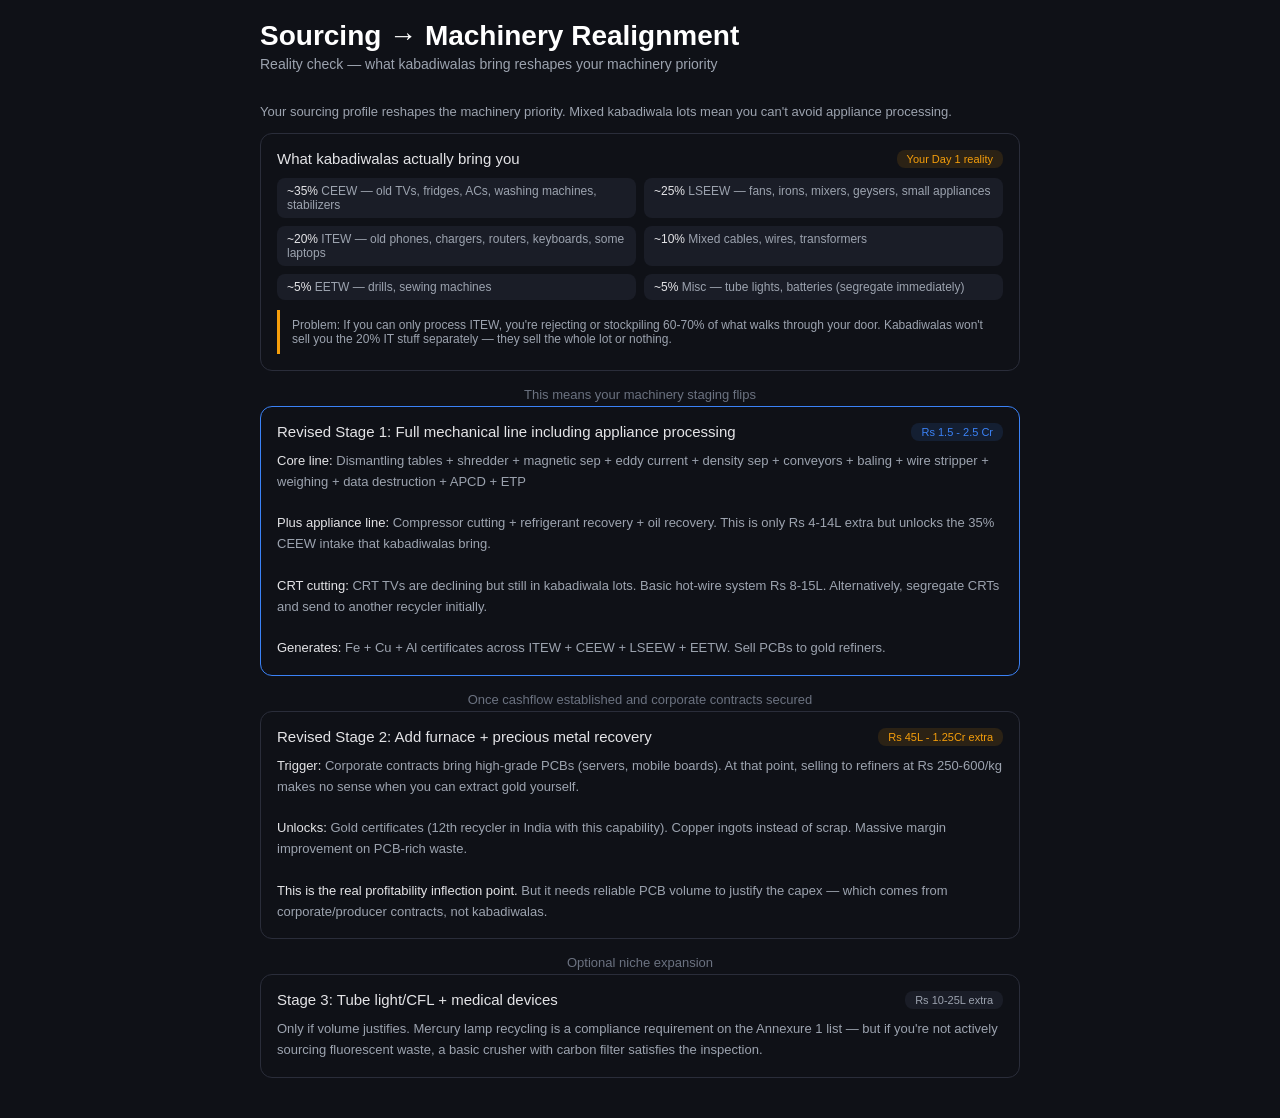
<file: Sourcing_Machinery_Realignment.html>
<!DOCTYPE html>
<html lang="en">
<head>
<meta charset="UTF-8">
<meta name="viewport" content="width=device-width, initial-scale=1.0">
<title>Sourcing → Machinery Realignment — E-Waste Plant</title>
<style>
:root{--bg:#0f1117;--card:#1a1d27;--card2:#222533;--border:#2a2d3a;--text:#e4e4e7;--text2:#9ca3af;--accent:#3b82f6;--green:#22c55e;--amber:#f59e0b;--red:#ef4444}
*{margin:0;padding:0;box-sizing:border-box}
body{font-family:-apple-system,BlinkMacSystemFont,'Segoe UI',Roboto,sans-serif;background:var(--bg);color:var(--text);padding:20px;max-width:800px;margin:0 auto}
h1{font-size:28px;color:#fff;margin-bottom:4px}
.subtitle{color:var(--text2);font-size:14px;margin-bottom:24px}
.phase{border:0.5px solid var(--border);border-radius:12px;padding:16px;margin:0 0 12px}
.phase-h{display:flex;justify-content:space-between;align-items:flex-start;margin:0 0 10px}
.phase-title{font-size:15px;font-weight:500}
.phase-tag{font-size:11px;padding:3px 10px;border-radius:8px}
.intake{display:grid;grid-template-columns:1fr 1fr;gap:8px;margin:8px 0}
.intake-item{font-size:12px;color:var(--text2);padding:6px 10px;background:var(--card);border-radius:8px}
.intake-item b{color:var(--text);font-weight:500}
.arrow-down{text-align:center;color:#6b7280;font-size:13px;padding:4px 0}
.impl{font-size:13px;color:var(--text2);line-height:1.6;margin:6px 0 0}
.impl b{color:var(--text);font-weight:500}
.prob{font-size:12px;padding:8px 12px;border-left:3px solid var(--amber);margin:10px 0 0;color:var(--text2);border-radius:0}
</style>
</head>
<body>
<h1>Sourcing → Machinery Realignment</h1>
<p class="subtitle">Reality check — what kabadiwalas bring reshapes your machinery priority</p>
<div style="padding:0.5rem 0">
<p style="font-size:13px;color:var(--text2);margin:0 0 14px">Your sourcing profile reshapes the machinery priority. Mixed kabadiwala lots mean you can't avoid appliance processing.</p>

<div class="phase">
  <div class="phase-h">
    <div class="phase-title">What kabadiwalas actually bring you</div>
    <span class="phase-tag" style="background:rgba(245,158,11,0.12);color:var(--amber)">Your Day 1 reality</span>
  </div>
  <div class="intake">
    <div class="intake-item"><b>~35%</b> CEEW — old TVs, fridges, ACs, washing machines, stabilizers</div>
    <div class="intake-item"><b>~25%</b> LSEEW — fans, irons, mixers, geysers, small appliances</div>
    <div class="intake-item"><b>~20%</b> ITEW — old phones, chargers, routers, keyboards, some laptops</div>
    <div class="intake-item"><b>~10%</b> Mixed cables, wires, transformers</div>
    <div class="intake-item"><b>~5%</b> EETW — drills, sewing machines</div>
    <div class="intake-item"><b>~5%</b> Misc — tube lights, batteries (segregate immediately)</div>
  </div>
  <div class="prob">Problem: If you can only process ITEW, you're rejecting or stockpiling 60-70% of what walks through your door. Kabadiwalas won't sell you the 20% IT stuff separately — they sell the whole lot or nothing.</div>
</div>

<div class="arrow-down">This means your machinery staging flips</div>

<div class="phase" style="border-color:var(--accent)">
  <div class="phase-h">
    <div class="phase-title">Revised Stage 1: Full mechanical line including appliance processing</div>
    <span class="phase-tag" style="background:rgba(59,130,246,0.12);color:var(--accent)">Rs 1.5 - 2.5 Cr</span>
  </div>
  <div class="impl">
    <b>Core line:</b> Dismantling tables + shredder + magnetic sep + eddy current + density sep + conveyors + baling + wire stripper + weighing + data destruction + APCD + ETP
    <br><br>
    <b>Plus appliance line:</b> Compressor cutting + refrigerant recovery + oil recovery. This is only Rs 4-14L extra but unlocks the 35% CEEW intake that kabadiwalas bring.
    <br><br>
    <b>CRT cutting:</b> CRT TVs are declining but still in kabadiwala lots. Basic hot-wire system Rs 8-15L. Alternatively, segregate CRTs and send to another recycler initially.
    <br><br>
    <b>Generates:</b> Fe + Cu + Al certificates across ITEW + CEEW + LSEEW + EETW. Sell PCBs to gold refiners.
  </div>
</div>

<div class="arrow-down">Once cashflow established and corporate contracts secured</div>

<div class="phase">
  <div class="phase-h">
    <div class="phase-title">Revised Stage 2: Add furnace + precious metal recovery</div>
    <span class="phase-tag" style="background:rgba(245,158,11,0.12);color:var(--amber)">Rs 45L - 1.25Cr extra</span>
  </div>
  <div class="impl">
    <b>Trigger:</b> Corporate contracts bring high-grade PCBs (servers, mobile boards). At that point, selling to refiners at Rs 250-600/kg makes no sense when you can extract gold yourself.
    <br><br>
    <b>Unlocks:</b> Gold certificates (12th recycler in India with this capability). Copper ingots instead of scrap. Massive margin improvement on PCB-rich waste.
    <br><br>
    <b>This is the real profitability inflection point.</b> But it needs reliable PCB volume to justify the capex — which comes from corporate/producer contracts, not kabadiwalas.
  </div>
</div>

<div class="arrow-down">Optional niche expansion</div>

<div class="phase">
  <div class="phase-h">
    <div class="phase-title">Stage 3: Tube light/CFL + medical devices</div>
    <span class="phase-tag" style="background:var(--card);color:var(--text2)">Rs 10-25L extra</span>
  </div>
  <div class="impl">Only if volume justifies. Mercury lamp recycling is a compliance requirement on the Annexure 1 list — but if you're not actively sourcing fluorescent waste, a basic crusher with carbon filter satisfies the inspection.</div>
</div>
</div>
</body>
</html>
</file>
